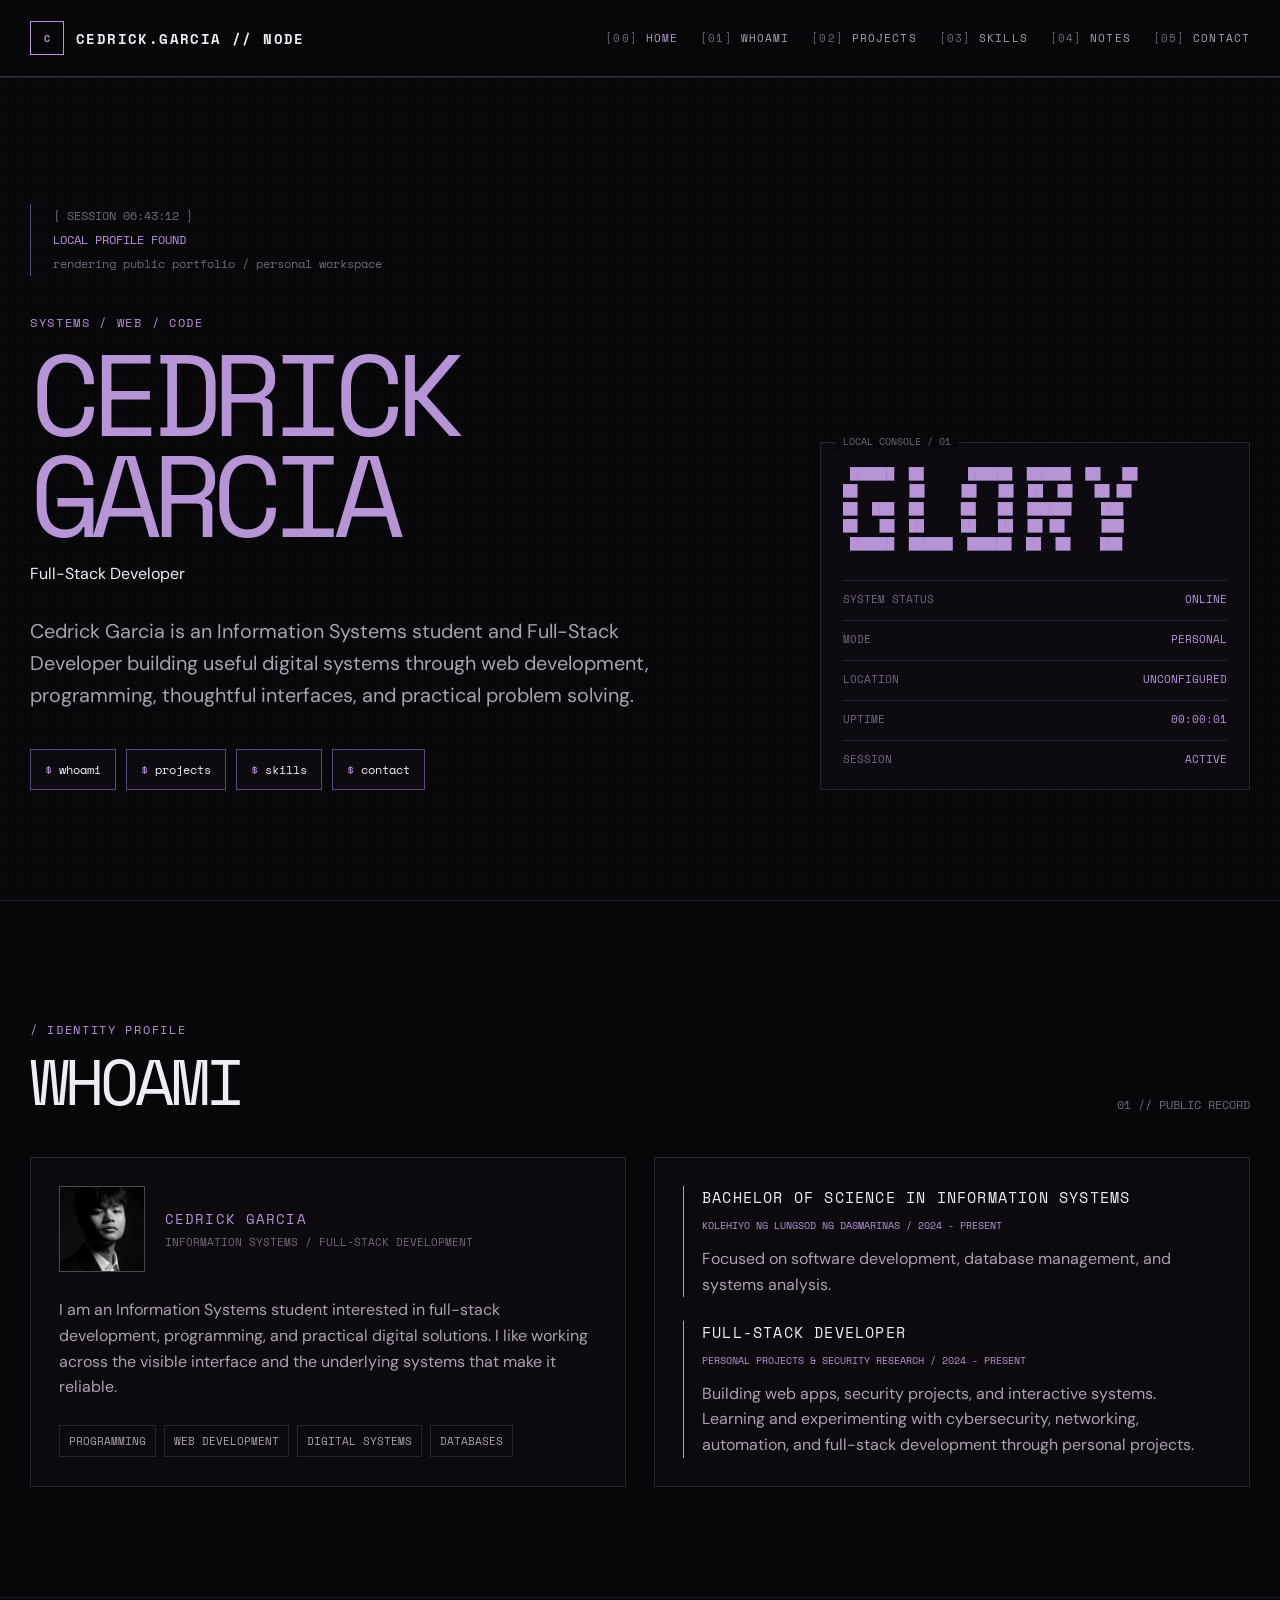
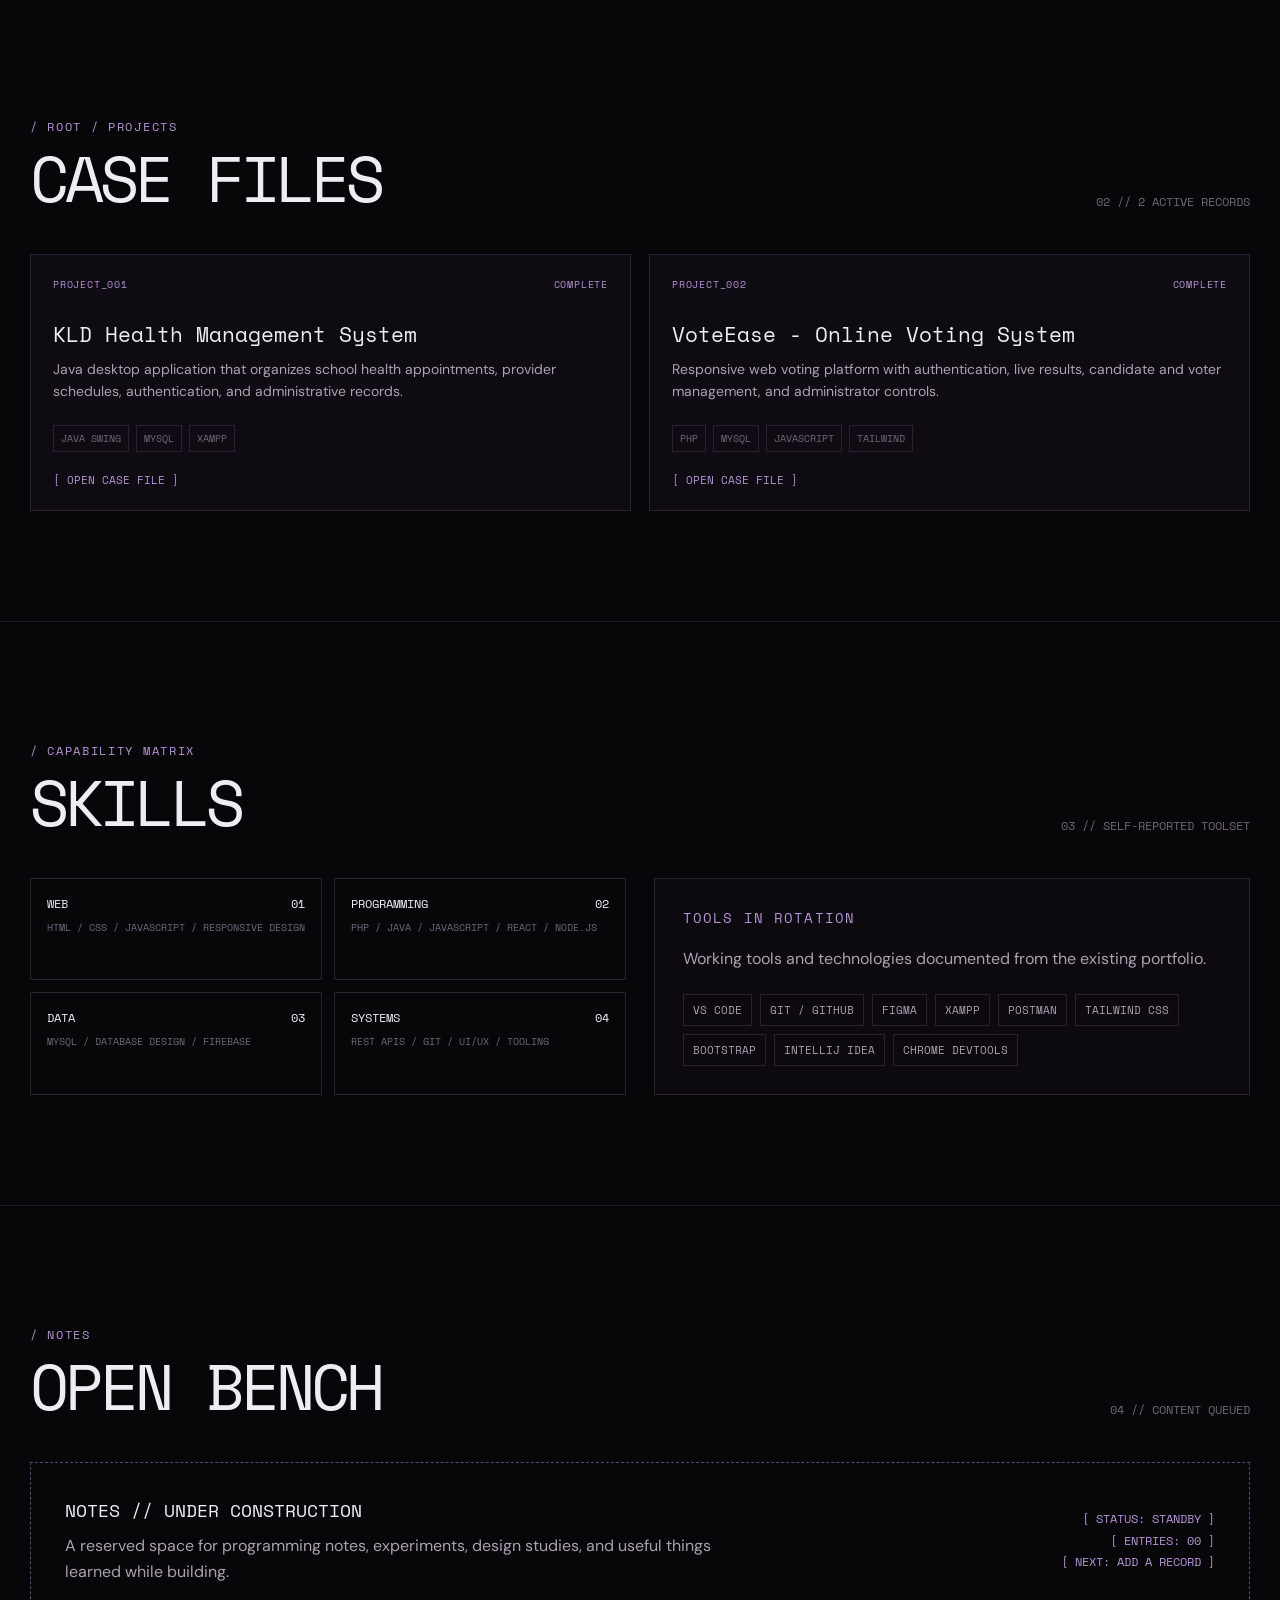
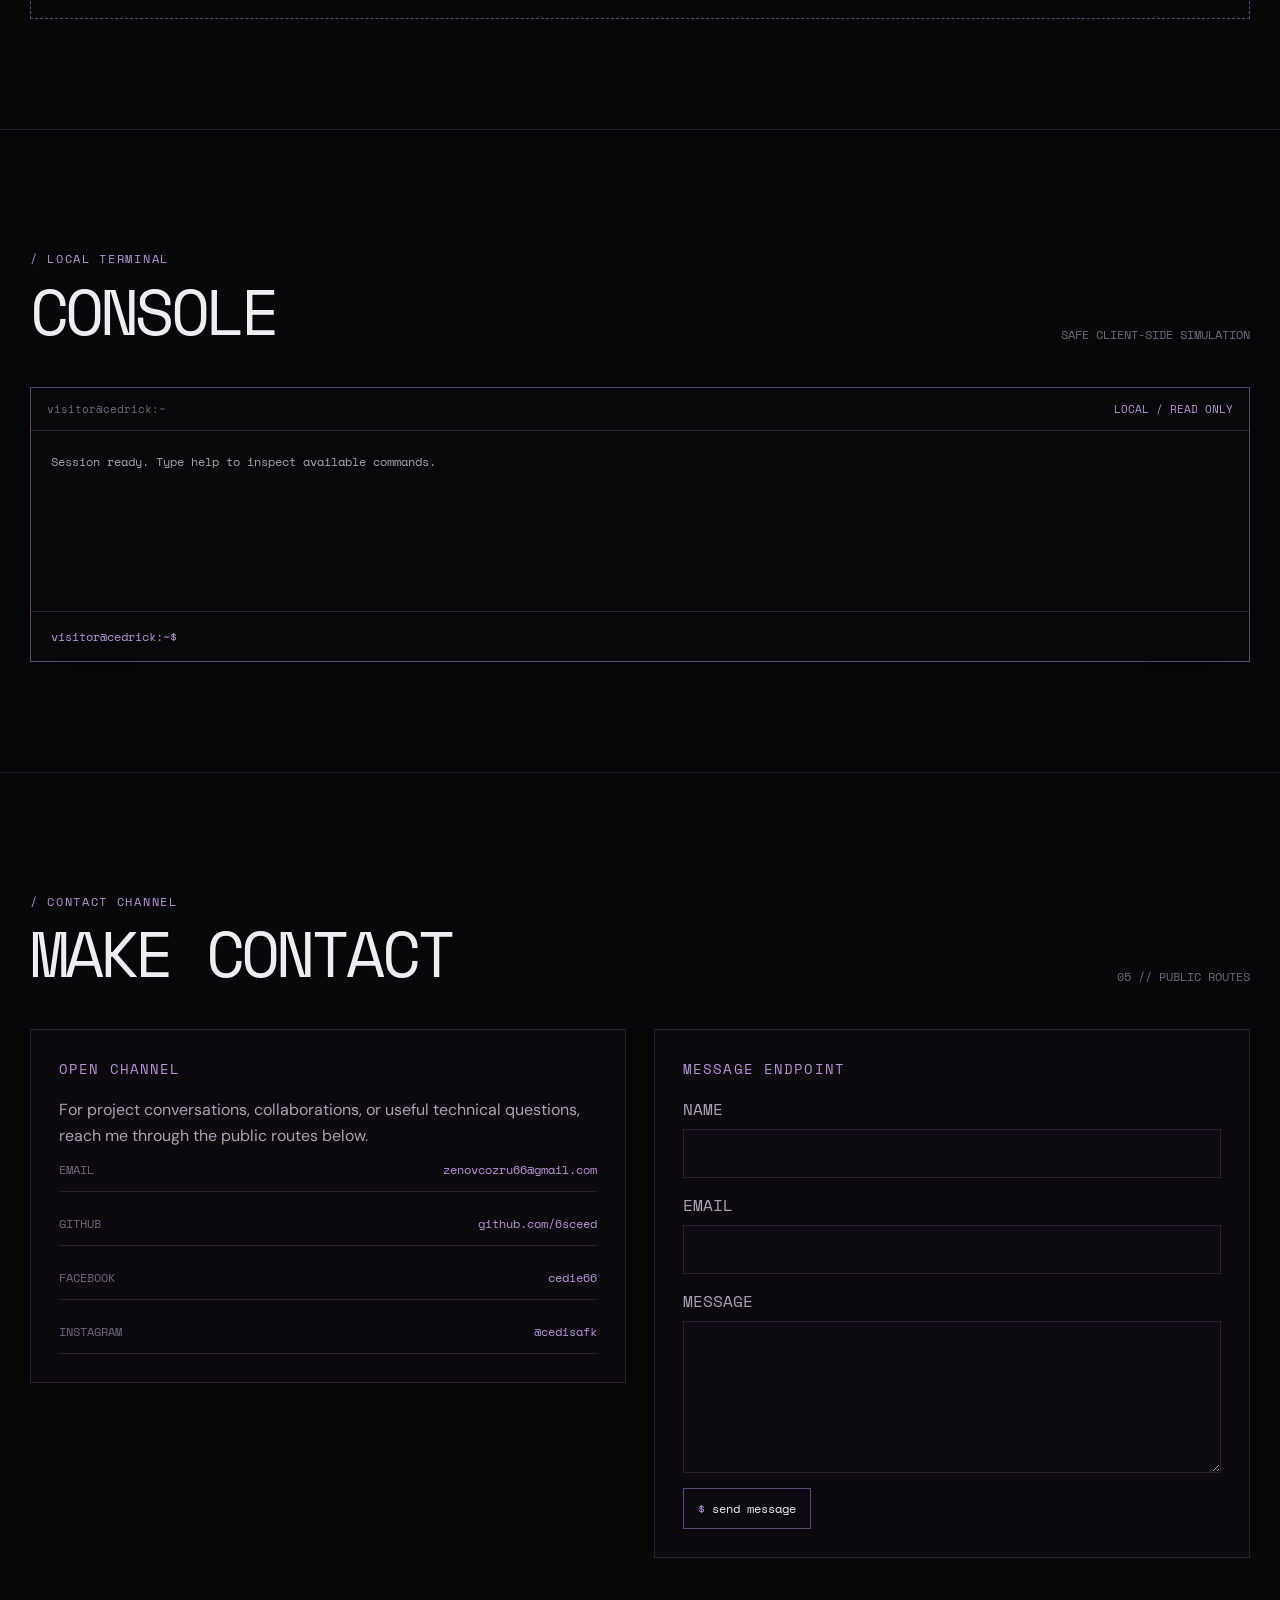
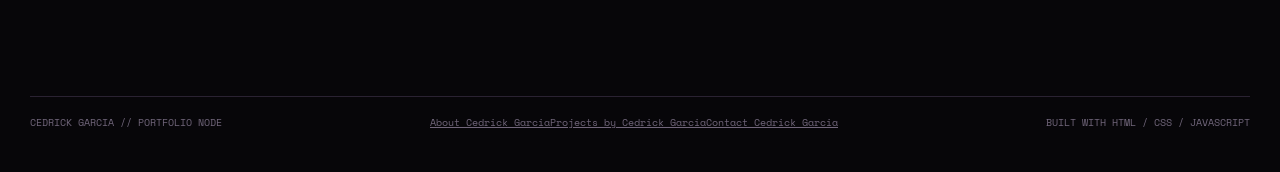
<file: index.html>
<!doctype html>
<html lang="en">
<head>
  <meta charset="utf-8">
  <meta name="viewport" content="width=device-width, initial-scale=1">
  <title>Cedrick Garcia | Full-Stack Developer</title>
  <meta name="description" content="Cedrick Garcia is a Full-Stack Developer focused on web development, programming, and practical technology projects.">
  <link rel="canonical" href="https://6sceed.github.io/cgweb/">
  <meta property="og:site_name" content="Cedrick Garcia Portfolio">
  <meta property="og:title" content="Cedrick Garcia | Full-Stack Developer">
  <meta property="og:description" content="The personal portfolio of Cedrick Garcia, a Full-Stack Developer focused on web development, programming, and technology.">
  <meta property="og:type" content="website">
  <meta property="og:url" content="https://6sceed.github.io/cgweb/">
  <meta property="og:image" content="https://6sceed.github.io/cgweb/images/myface.jpg">
  <meta property="og:image:alt" content="Portrait of Cedrick Garcia">
  <meta name="twitter:card" content="summary_large_image">
  <meta name="twitter:title" content="Cedrick Garcia | Full-Stack Developer">
  <meta name="twitter:description" content="The personal portfolio of Cedrick Garcia, a Full-Stack Developer focused on web development, programming, and technology.">
  <meta name="twitter:image" content="https://6sceed.github.io/cgweb/images/myface.jpg">
  <meta name="twitter:image:alt" content="Portrait of Cedrick Garcia">
  <link rel="preconnect" href="https://fonts.googleapis.com">
  <link rel="preconnect" href="https://fonts.gstatic.com" crossorigin>
  <link href="https://fonts.googleapis.com/css2?family=DM+Sans:wght@400;500;700&family=Space+Mono:wght@400;700&display=swap" rel="stylesheet">
  <link rel="stylesheet" href="style.css">
  <script type="application/ld+json">
  {
    "@context": "https://schema.org",
    "@graph": [
      {"@type":"Person","@id":"https://6sceed.github.io/cgweb/#person","name":"Cedrick Garcia","jobTitle":"Full-Stack Developer","url":"https://6sceed.github.io/cgweb/","sameAs":["https://github.com/6sceed","https://www.facebook.com/cedie66?mibextid=ZbWKwL","https://www.instagram.com/cedisafk/profilecard/?igsh=MWdxOHByZDRiMTIzYQ=="]},
      {"@type":"WebSite","@id":"https://6sceed.github.io/cgweb/#website","name":"Cedrick Garcia Portfolio","url":"https://6sceed.github.io/cgweb/","inLanguage":"en"},
      {"@type":"WebPage","name":"Cedrick Garcia | Full-Stack Developer","url":"https://6sceed.github.io/cgweb/","isPartOf":{"@id":"https://6sceed.github.io/cgweb/#website"},"about":{"@id":"https://6sceed.github.io/cgweb/#person"}}
    ]
  }
  </script>
</head>
<body>
<div class="site-shell">
  <header class="topbar">
    <div class="wrap topbar-inner">
      <a class="brand" href="#home" aria-label="Cedrick Garcia home"><span class="brand-mark">C</span><span class="brand-label">CEDRICK.GARCIA // NODE</span></a>
      <button class="menu-toggle mono" id="menuToggle" aria-expanded="false" aria-controls="siteNav">MENU</button>
      <nav class="nav" id="siteNav" aria-label="Primary navigation">
        <a href="#home"><span>[00]</span> HOME</a>
        <a href="#whoami"><span>[01]</span> WHOAMI</a>
        <a href="#projects"><span>[02]</span> PROJECTS</a>
        <a href="#skills"><span>[03]</span> SKILLS</a>
        <a href="#lab"><span>[04]</span> NOTES</a>
        <a href="#contact"><span>[05]</span> CONTACT</a>
      </nav>
    </div>
  </header>

  <main>
    <section class="hero" id="home">
      <div class="wrap hero-grid">
        <div>
          <div class="boot">[ SESSION 06:43:12 ]<br><strong>LOCAL PROFILE FOUND</strong><br>rendering public portfolio / personal workspace</div>
          <p class="eyebrow">SYSTEMS / WEB / CODE</p>
          <h1><span id="person">Cedrick Garcia</span></h1>
          <p class="hero-role">Full-Stack Developer</p>
          <p class="hero-lede">Cedrick Garcia is an Information Systems student and Full-Stack Developer building useful digital systems through web development, programming, thoughtful interfaces, and practical problem solving.</p>
          <div class="command-bar" aria-label="Terminal shortcuts">
            <button class="command" data-command="whoami">whoami</button>
            <button class="command" data-command="projects">projects</button>
            <button class="command" data-command="skills">skills</button>
            <button class="command" data-command="contact">contact</button>
          </div>
        </div>
        <aside class="hero-aside" aria-label="Decorative system status">
          <div class="ascii"> ██████  ██      ██████  ██████  ██   ██
██       ██     ██   ██  ██  ██   ██ ██
██  ███  ██     ██   ██  ██████    ███
██   ██  ██     ██   ██  ██ ██     ███
 ██████  ██████  ██████  ██  ██    ███</div>
          <div class="status-list">
            <div class="status-row"><span>SYSTEM STATUS</span><span>ONLINE</span></div>
            <div class="status-row"><span>MODE</span><span>PERSONAL</span></div>
            <div class="status-row"><span>LOCATION</span><span>UNCONFIGURED</span></div>
            <div class="status-row"><span>UPTIME</span><span id="uptime">00:00:00</span></div>
            <div class="status-row"><span>SESSION</span><span>ACTIVE</span></div>
          </div>
        </aside>
      </div>
    </section>

    <section id="whoami">
      <div class="wrap">
        <div class="section-head"><div><p class="section-kicker">/ identity profile</p><h2>Whoami</h2></div><span class="section-number">01 // PUBLIC RECORD</span></div>
        <div class="identity-grid">
          <article class="panel">
            <div class="profile-row"><img src="images/myface.jpg" alt="Portrait of Cedrick Garcia"><div><h3>CEDRICK GARCIA</h3><p>INFORMATION SYSTEMS / FULL-STACK DEVELOPMENT</p></div></div>
            <p>I am an Information Systems student interested in full-stack development, programming, and practical digital solutions. I like working across the visible interface and the underlying systems that make it reliable.</p>
            <div class="interests"><span class="tag">PROGRAMMING</span><span class="tag">WEB DEVELOPMENT</span><span class="tag">DIGITAL SYSTEMS</span><span class="tag">DATABASES</span></div>
          </article>
          <article class="panel timeline">
            <div class="timeline-item"><h3>Bachelor of Science in Information Systems</h3><span class="time">KOLEHIYO NG LUNGSOD NG DASMARINAS / 2024 - PRESENT</span><p class="muted">Focused on software development, database management, and systems analysis.</p></div>
            <div class="timeline-item"><h3>Full-Stack Developer</h3><span class="time">PERSONAL PROJECTS &amp; SECURITY RESEARCH / 2024 - PRESENT</span><p class="muted">Building web apps, security projects, and interactive systems. Learning and experimenting with cybersecurity, networking, automation, and full-stack development through personal projects.</p></div>
          </article>
        </div>
      </div>
    </section>

    <section id="projects">
      <div class="wrap">
        <div class="section-head"><div><p class="section-kicker">/ root / projects</p><h2>Case Files</h2></div><span class="section-number">02 // 2 ACTIVE RECORDS</span></div>
        <div class="projects-grid">
          <article class="project-card" data-project="health" tabindex="0" role="button" aria-label="Open KLD Health Management System case file"><div class="project-body"><div class="project-meta"><span>PROJECT_001</span><span>COMPLETE</span></div><h3>KLD Health Management System</h3><p>Java desktop application that organizes school health appointments, provider schedules, authentication, and administrative records.</p><div class="project-stack"><span>JAVA SWING</span><span>MYSQL</span><span>XAMPP</span></div><span class="card-action">[ OPEN CASE FILE ]</span></div></article>
          <article class="project-card" data-project="vote" tabindex="0" role="button" aria-label="Open VoteEase case file"><div class="project-body"><div class="project-meta"><span>PROJECT_002</span><span>COMPLETE</span></div><h3>VoteEase - Online Voting System</h3><p>Responsive web voting platform with authentication, live results, candidate and voter management, and administrator controls.</p><div class="project-stack"><span>PHP</span><span>MYSQL</span><span>JAVASCRIPT</span><span>TAILWIND</span></div><span class="card-action">[ OPEN CASE FILE ]</span></div></article>
        </div>
      </div>
    </section>

    <section id="skills">
      <div class="wrap">
        <div class="section-head"><div><p class="section-kicker">/ capability matrix</p><h2>Skills</h2></div><span class="section-number">03 // SELF-REPORTED TOOLSET</span></div>
        <div class="identity-grid">
          <div class="capability-grid">
            <div class="capability"><div class="capability-head"><span>WEB</span><span>01</span></div><small>HTML / CSS / JAVASCRIPT / RESPONSIVE DESIGN</small></div>
            <div class="capability"><div class="capability-head"><span>PROGRAMMING</span><span>02</span></div><small>PHP / JAVA / JAVASCRIPT / REACT / NODE.JS</small></div>
            <div class="capability"><div class="capability-head"><span>DATA</span><span>03</span></div><small>MYSQL / DATABASE DESIGN / FIREBASE</small></div>
            <div class="capability"><div class="capability-head"><span>SYSTEMS</span><span>04</span></div><small>REST APIS / GIT / UI/UX / TOOLING</small></div>
          </div>
          <article class="panel"><h3>Tools in rotation</h3><p>Working tools and technologies documented from the existing portfolio.</p><div class="tool-list"><span class="tag">VS CODE</span><span class="tag">GIT / GITHUB</span><span class="tag">FIGMA</span><span class="tag">XAMPP</span><span class="tag">POSTMAN</span><span class="tag">TAILWIND CSS</span><span class="tag">BOOTSTRAP</span><span class="tag">INTELLIJ IDEA</span><span class="tag">CHROME DEVTOOLS</span></div></article>
        </div>
      </div>
    </section>

    <section id="lab">
      <div class="wrap">
        <div class="section-head"><div><p class="section-kicker">/ notes</p><h2>Open Bench</h2></div><span class="section-number">04 // CONTENT QUEUED</span></div>
        <div class="lab-panel"><div><h3>NOTES // UNDER CONSTRUCTION</h3><p>A reserved space for programming notes, experiments, design studies, and useful things learned while building.</p></div><div class="lab-code">[ STATUS: STANDBY ]<br>[ ENTRIES: 00 ]<br>[ NEXT: ADD A RECORD ]</div></div>
      </div>
    </section>

    <section id="terminal-section">
      <div class="wrap">
        <div class="section-head"><div><p class="section-kicker">/ local terminal</p><h2>Console</h2></div><span class="section-number">SAFE CLIENT-SIDE SIMULATION</span></div>
        <div class="terminal"><div class="terminal-head"><span>visitor@cedrick:~</span><span>LOCAL / READ ONLY</span></div><div class="terminal-output" id="terminalOutput"><p class="terminal-line">Session ready. Type help to inspect available commands.</p></div><form class="terminal-form" id="terminalForm"><label for="terminalInput">visitor@cedrick:~$</label><input id="terminalInput" autocomplete="off" spellcheck="false" aria-label="Terminal command"></form></div>
      </div>
    </section>

    <section id="contact">
      <div class="wrap">
        <div class="section-head"><div><p class="section-kicker">/ contact channel</p><h2>Make Contact</h2></div><span class="section-number">05 // PUBLIC ROUTES</span></div>
        <div class="contact-grid"><article class="panel"><h3>Open channel</h3><p>For project conversations, collaborations, or useful technical questions, reach me through the public routes below.</p><div class="contact-links"><a class="contact-link" href="mailto:zenovcozru66@gmail.com"><span>EMAIL</span><span>zenovcozru66@gmail.com</span></a><a class="contact-link" href="https://github.com/6sceed" target="_blank" rel="noreferrer"><span>GITHUB</span><span>github.com/6sceed</span></a><a class="contact-link" href="https://www.facebook.com/cedie66?mibextid=ZbWKwL" target="_blank" rel="noreferrer"><span>FACEBOOK</span><span>cedie66</span></a><a class="contact-link" href="https://www.instagram.com/cedisafk/profilecard/?igsh=MWdxOHByZDRiMTIzYQ==" target="_blank" rel="noreferrer"><span>INSTAGRAM</span><span>@cedisafk</span></a></div></article><article class="panel"><h3>Message endpoint</h3><form action="https://api.web3forms.com/submit" method="POST"><input type="hidden" name="access_key" value="f903f37c-af56-447c-aba0-42763bd612c5"><label class="mono muted" for="name">NAME</label><input id="name" name="name" required style="display:block;width:100%;margin:6px 0 15px;padding:11px;background:#070908;border:1px solid #26332d;color:#e7eee9"><label class="mono muted" for="email">EMAIL</label><input id="email" type="email" name="email" required style="display:block;width:100%;margin:6px 0 15px;padding:11px;background:#070908;border:1px solid #26332d;color:#e7eee9"><label class="mono muted" for="message">MESSAGE</label><textarea id="message" name="message" required rows="5" style="display:block;width:100%;margin:6px 0 15px;padding:11px;background:#070908;border:1px solid #26332d;color:#e7eee9;resize:vertical"></textarea><button class="command" type="submit">send message</button></form></article></div>
      </div>
    </section>
  </main>
  <footer class="footer"><div class="wrap footer-inner"><span>CEDRICK GARCIA // PORTFOLIO NODE</span><nav aria-label="Portfolio pages"><a href="about/">About Cedrick Garcia</a><a href="projects/">Projects by Cedrick Garcia</a><a href="contact/">Contact Cedrick Garcia</a></nav><span>BUILT WITH HTML / CSS / JAVASCRIPT</span></div></footer>
</div>

<div class="modal" id="projectModal" aria-hidden="true"><div class="modal-card" role="dialog" aria-modal="true" aria-labelledby="modalTitle"><div class="modal-top"><h2 id="modalTitle">Case file</h2><button class="modal-close" type="button" aria-label="Close case file">CLOSE</button></div><div id="modalContent"></div></div></div>
<script src="app.js"></script>
</body>
</html>
</file>
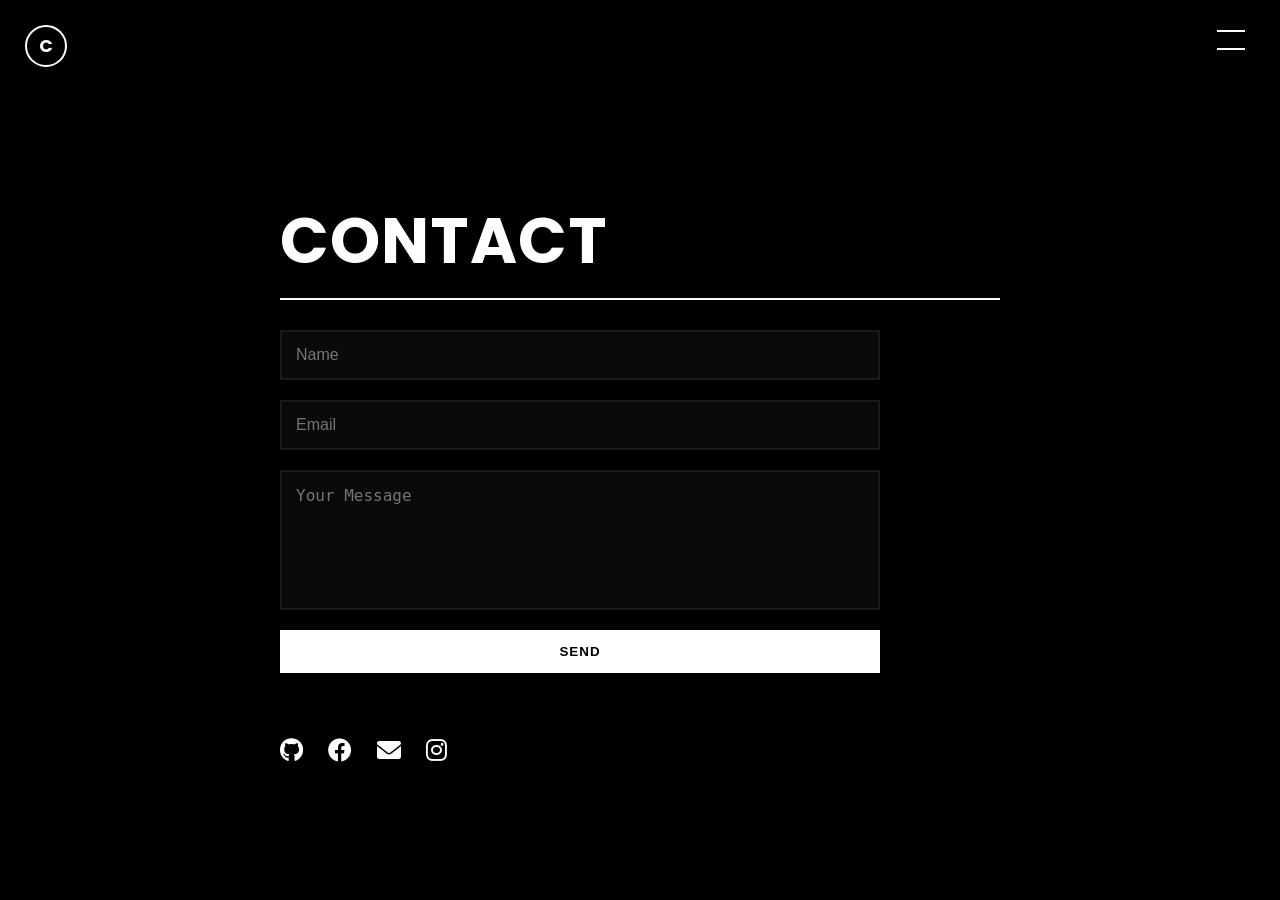
<file: contact/index.html>
<!DOCTYPE html>
<html lang="en">
<head>
  <meta charset="UTF-8" />
  <meta name="viewport" content="width=device-width, initial-scale=1.0"/>
  <title>Contact Cedrick Garcia | Full-Stack Developer</title>
  <meta name="description" content="Contact Cedrick Garcia, a Full-Stack Developer interested in web development, programming, and technology projects.">
  <link rel="canonical" href="https://6sceed.github.io/cgweb/contact/">
  <meta property="og:title" content="Contact Cedrick Garcia | Full-Stack Developer">
  <meta property="og:description" content="Contact Cedrick Garcia, a Full-Stack Developer interested in web development, programming, and technology projects.">
  <meta property="og:type" content="website">
  <meta property="og:url" content="https://6sceed.github.io/cgweb/contact/">
  <meta name="twitter:card" content="summary">
  <meta name="twitter:title" content="Contact Cedrick Garcia | Full-Stack Developer">
  <meta name="twitter:description" content="Contact Cedrick Garcia, a Full-Stack Developer interested in web development, programming, and technology projects.">

  <link href="https://fonts.googleapis.com/css2?family=Poppins:wght@400;600;700&display=swap" rel="stylesheet">
  <link href="https://cdnjs.cloudflare.com/ajax/libs/font-awesome/6.0.0-beta3/css/all.min.css" rel="stylesheet">

  <style>
    * { margin: 0; padding: 0; box-sizing: border-box; }

    body {
      font-family: 'Poppins', sans-serif;
       background: black;
      color: #fff;
      display: flex;
      flex-direction: column;
      align-items: center;
      justify-content: center;
      min-height: 100vh;
      overflow: hidden;
    }

    /* --- C Logo (original style) --- */
    .logo {
      position: fixed;
      top: 25px;
      left: 25px;
      width: 42px;
      height: 42px;
      border-radius: 50%;
      border: 2px solid white;
      background: rgba(0, 0, 0, 0.4);
      display: flex;
      align-items: center;
      justify-content: center;
      font-weight: 700;
      font-size: 1.1rem;
      cursor: pointer;
      z-index: 10;
      transition: transform 0.3s ease, box-shadow 0.3s ease;
      backdrop-filter: blur(4px);
    }

    .logo:hover {
      transform: scale(1.1);
      box-shadow: 0 0 10px rgba(255, 255, 255, 0.2);
    }

    /* --- Menu Icon --- */
    .menu-btn {
      position: fixed;
      top: 30px;
      right: 35px;
      width: 28px;
      height: 20px;
      cursor: pointer;
      z-index: 10;
      display: flex;
      flex-direction: column;
      justify-content: space-between;
      transition: transform 0.3s ease;
    }

    .menu-btn:hover {
      transform: scale(1.05);
    }

    .menu-line {
      width: 100%;
      height: 2px;
      background-color: white;
      transition: all 0.3s ease;
    }

    .menu-btn:hover .menu-line {
      transform: translateX(3px);
      background-color: #bbb;
    }

    /* --- Contact Section --- */
    main {
      width: 100%;
      max-width: 800px;
      text-align: left;
      padding: 0 40px;
      margin-top: 60px;
      animation: fadeInUp 0.8s ease-out;
    }

    @keyframes fadeInUp {
      from { opacity: 0; transform: translateY(40px); }
      to { opacity: 1; transform: translateY(0); }
    }

    h2 {
      font-size: 4rem;
      font-weight: 700;
      text-transform: uppercase;
      border-bottom: 2px solid #fff;
      padding-bottom: 10px;
      margin-bottom: 30px;
      letter-spacing: 1px;
    }

    p.intro {
      font-size: 1.1rem;
      color: #aaa;
      margin-bottom: 50px;
      max-width: 600px;
    }

    .contact-form {
      display: flex;
      flex-direction: column;
      gap: 20px;
      max-width: 600px;
    }

    .contact-form input,
    .contact-form textarea {
      background: #0a0a0a;
      border: 2px solid #1a1a1a;
      color: #fff;
      padding: 14px;
      font-size: 1rem;
      transition: border-color 0.3s ease;
    }

    .contact-form input:focus,
    .contact-form textarea:focus {
      border-color: #fff;
      outline: none;
    }

    .contact-form textarea {
      resize: none;
      height: 140px;
    }

    .contact-form button {
      background: #fff;
      color: #000;
      border: none;
      padding: 14px;
      font-weight: 600;
      text-transform: uppercase;
      letter-spacing: 1px;
      cursor: pointer;
      transition: transform 0.2s ease, background 0.3s ease;
    }

    .contact-form button:hover {
      background: #e5e5e5;
      transform: translateY(-2px);
    }

    #formMessage {
      margin-top: 15px;
      color: #999;
      opacity: 0;
      transition: opacity 0.4s ease;
    }

    #formMessage.show {
      opacity: 1;
    }

    .social-icons {
      margin-top: 60px;
      display: flex;
      justify-content: flex-start;
      gap: 25px;
    }

    .social-icons a {
      color: #fff;
      font-size: 24px;
      transition: opacity 0.3s ease;
    }

    .social-icons a:hover {
      opacity: 0.7;
    }

    /* --- Responsive --- */
    @media (max-width: 768px) {
      main {
        padding: 0 25px;
      }

      h2 {
        font-size: 2.8rem;
      }

      .contact-form button {
        font-size: 0.95rem;
      }
    }
  </style>
</head>

<body>
  <!-- C Logo (original circle) -->
  <div class="logo" onclick="window.location.href='../'" role="link" tabindex="0" aria-label="Cedrick Garcia home">C</div>

  <!-- Menu Icon -->
  <div class="menu-btn" onclick="window.location.href='../'" role="link" tabindex="0" aria-label="Cedrick Garcia home">
    <div class="menu-line"></div>
    <div class="menu-line"></div>
  </div>

  <!-- Contact Section -->
  <main>
    <h2>Contact</h2>

    <form id="contactForm" class="contact-form">
      <input type="hidden" name="access_key" value="f903f37c-af56-447c-aba0-42763bd612c5">
      <input type="text" name="name" placeholder="Name" required>
      <input type="email" name="email" placeholder="Email" required>
      <textarea name="message" placeholder="Your Message" required></textarea>
      <button type="submit"><span>Send</span></button>
    </form>

    <p id="formMessage"></p>

    <div class="social-icons">
      <a href="https://github.com/6sceed" target="_blank" title="GitHub"><i class="fab fa-github"></i></a>
      <a href="https://www.facebook.com/cedie66?mibextid=ZbWKwL" target="_blank" title="Facebook"><i class="fab fa-facebook"></i></a>
      <a href="mailto:zenovcozru66@gmail.com" title="Gmail"><i class="fas fa-envelope"></i></a>
      <a href="https://www.instagram.com/cedisafk/profilecard/?igsh=MWdxOHByZDRiMTIzYQ==" target="_blank" title="Instagram"><i class="fab fa-instagram"></i></a>
    </div>
  </main>

  <script>
    const form = document.getElementById('contactForm');
    const message = document.getElementById('formMessage');
    const button = form.querySelector('button');
    const buttonText = button.querySelector('span');

    form.addEventListener('submit', async (e) => {
      e.preventDefault();
      const formData = new FormData(form);

      button.disabled = true;
      buttonText.textContent = "Sending...";
      message.textContent = "";
      message.classList.remove('show');

      try {
        const response = await fetch('https://api.web3forms.com/submit', {
          method: 'POST',
          body: formData
        });

        const result = await response.json();

        if (response.ok && result.success) {
          message.textContent = "✅ Message sent successfully!";
          form.reset();
        } else {
          message.textContent = "⚠️ Something went wrong. Try again.";
        }
      } catch (error) {
        message.textContent = "❌ Network error. Please check your connection.";
        console.error(error);
      } finally {
        message.classList.add('show');
        button.disabled = false;
        buttonText.textContent = "Send";
        setTimeout(() => message.classList.remove('show'), 5000);
      }
    });
  </script>
</body>
</html>
</file>
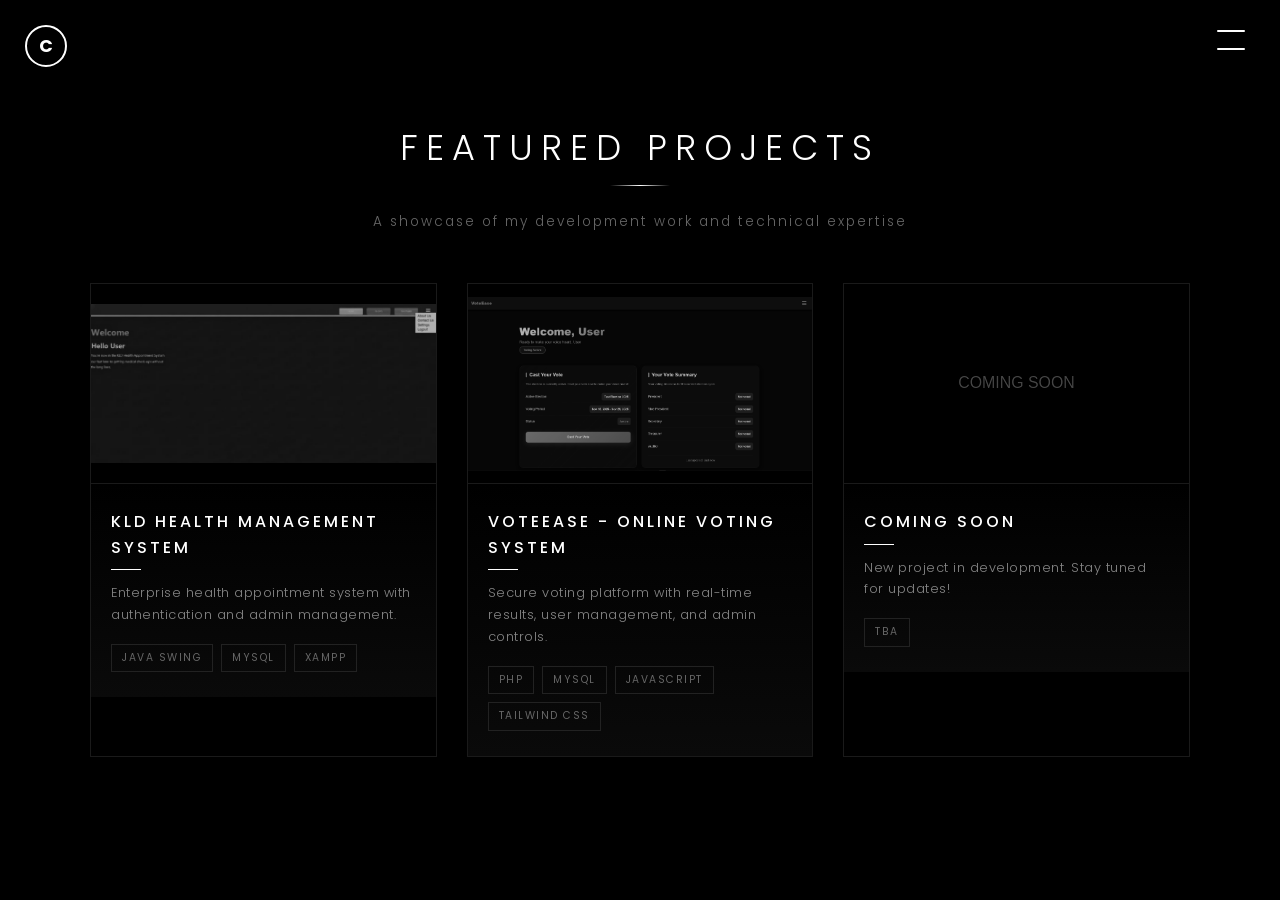
<file: projects/index.html>
<!DOCTYPE html>
<html lang="en">
<head>
  <meta charset="UTF-8" />
  <meta name="viewport" content="width=device-width, initial-scale=1.0" />
  <title>Projects by Cedrick Garcia | Full-Stack Developer</title>
  <meta name="description" content="Explore web development and programming projects by Cedrick Garcia, including health management and online voting systems.">
  <link rel="canonical" href="https://6sceed.github.io/cgweb/projects/">
  <meta property="og:title" content="Projects by Cedrick Garcia | Full-Stack Developer">
  <meta property="og:description" content="Explore web development and programming projects by Cedrick Garcia, including health management and online voting systems.">
  <meta property="og:type" content="website">
  <meta property="og:url" content="https://6sceed.github.io/cgweb/projects/">
  <meta name="twitter:card" content="summary">
  <meta name="twitter:title" content="Projects by Cedrick Garcia | Full-Stack Developer">
  <meta name="twitter:description" content="Explore web development and programming projects by Cedrick Garcia, including health management and online voting systems.">

  <link href="https://fonts.googleapis.com/css2?family=Poppins:wght@300;500;700&display=swap" rel="stylesheet" />
  <link href="https://cdnjs.cloudflare.com/ajax/libs/font-awesome/6.5.0/css/all.min.css" rel="stylesheet" />

  <style>
    * {
      margin: 0;
      padding: 0;
      box-sizing: border-box;
    }

    body {
      font-family: "Poppins", sans-serif;
      background: black;
      color: #fff;
      line-height: 1.6;
      overflow-x: hidden;
      min-height: 100vh;
      padding-top: 120px;
    }

    /* --- Logo --- */
    .logo {
      position: fixed;
      top: 25px;
      left: 25px;
      width: 42px;
      height: 42px;
      border-radius: 50%;
      border: 2px solid white;
      background: rgba(0,0,0,0.4);
      display: flex;
      align-items: center;
      justify-content: center;
      font-weight: 700;
      font-size: 1.1rem;
      cursor: pointer;
      z-index: 10;
      transition: transform 0.3s ease, box-shadow 0.3s ease;
      backdrop-filter: blur(4px);
    }

    .logo:hover {
      transform: scale(1.1);
      box-shadow: 0 0 15px rgba(255, 255, 255, 0.4);
    }

    /* --- Menu Icon --- */
    .menu-btn {
      position: fixed;
      top: 30px;
      right: 35px;
      width: 28px;
      height: 20px;
      cursor: pointer;
      z-index: 10;
      display: flex;
      flex-direction: column;
      justify-content: space-between;
      transition: transform 0.3s ease;
    }

    .menu-btn:hover {
      transform: scale(1.05);
    }

    .menu-line {
      width: 100%;
      height: 2px;
      background-color: white;
      border-radius: 2px;
      transition: all 0.25s cubic-bezier(0.4, 0, 0.2, 1);
    }

    .menu-btn:hover .menu-line {
      transform: translateX(3px);
      background-color: #ccc;
    }

    /* --- Main Projects --- */
    main {
      padding: 0 30px 60px;
    }

    .section-header {
      text-align: center;
      margin-bottom: 50px;
      position: relative;
    }

    .section-header h1 {
      font-size: 2.2rem;
      font-weight: 300;
      letter-spacing: 8px;
      margin-bottom: 15px;
      color: #fff;
      text-transform: uppercase;
      position: relative;
      display: inline-block;
    }

    .section-header h1::after {
      content: '';
      position: absolute;
      bottom: -10px;
      left: 50%;
      transform: translateX(-50%);
      width: 60px;
      height: 1px;
      background: linear-gradient(90deg, transparent, #fff, transparent);
    }

    .section-header p {
      font-size: 0.85rem;
      color: #666;
      font-weight: 300;
      letter-spacing: 2px;
      margin-top: 20px;
    }

    .project-container {
      display: grid;
      grid-template-columns: repeat(auto-fit, minmax(260px, 1fr));
      gap: 30px;
      max-width: 1100px;
      margin: 0 auto;
    }

    .project-card {
      background: #000;
      border: 1px solid #1a1a1a;
      position: relative;
      cursor: pointer;
      transition: all 0.6s cubic-bezier(0.23, 1, 0.32, 1);
      overflow: hidden;
    }

    .project-card::before {
      content: '';
      position: absolute;
      top: 0;
      left: -100%;
      width: 100%;
      height: 100%;
      background: linear-gradient(90deg, transparent, rgba(255,255,255,0.03), transparent);
      transition: left 0.6s ease;
    }

    .project-card:hover::before {
      left: 100%;
    }

    .project-card::after {
      content: '';
      position: absolute;
      inset: 0;
      border: 1px solid transparent;
      background: linear-gradient(135deg, #fff 0%, transparent 50%, #fff 100%) border-box;
      -webkit-mask: linear-gradient(#fff 0 0) padding-box, linear-gradient(#fff 0 0);
      -webkit-mask-composite: xor;
      mask-composite: exclude;
      opacity: 0;
      transition: opacity 0.6s ease;
    }

    .project-card:hover::after {
      opacity: 0.4;
    }

    .project-card:hover {
      transform: translateY(-5px);
      border-color: #333;
    }

    .project-image-wrapper {
      position: relative;
      height: 200px;
      background: #000;
      overflow: hidden;
      border-bottom: 1px solid #1a1a1a;
      display: flex;
      align-items: center;
      justify-content: center;
    }

    .project-card img {
      max-width: 100%;
      max-height: 100%;
      width: auto;
      height: auto;
      object-fit: contain;
      transition: all 0.7s cubic-bezier(0.23, 1, 0.32, 1);
      filter: grayscale(100%) contrast(1.1);
      opacity: 0.7;
    }

    .project-card:hover img {
      filter: grayscale(0%) contrast(1);
      opacity: 1;
      transform: scale(1.05);
    }

    .project-content {
      padding: 25px 20px;
      background: linear-gradient(180deg, #000 0%, #0a0a0a 100%);
    }

    .project-content h3 {
      font-size: 1rem;
      font-weight: 500;
      letter-spacing: 3px;
      margin-bottom: 12px;
      color: #fff;
      text-transform: uppercase;
      position: relative;
      padding-bottom: 10px;
    }

    .project-content h3::after {
      content: '';
      position: absolute;
      bottom: 0;
      left: 0;
      width: 30px;
      height: 1px;
      background: #fff;
      transition: width 0.4s ease;
    }

    .project-card:hover .project-content h3::after {
      width: 60px;
    }

    .project-content p {
      font-size: 0.8rem;
      color: #888;
      margin-bottom: 18px;
      line-height: 1.7;
      font-weight: 300;
      letter-spacing: 0.5px;
    }

    .tech-stack {
      display: flex;
      flex-wrap: wrap;
      gap: 8px;
    }

    .tech-stack span {
      background: transparent;
      color: #666;
      font-size: 0.65rem;
      padding: 5px 10px;
      border: 1px solid #222;
      text-transform: uppercase;
      letter-spacing: 1.5px;
      font-weight: 400;
      transition: all 0.4s ease;
    }

    .tech-stack span:hover {
      background: #fff;
      color: #000;
      border-color: #fff;
      letter-spacing: 2px;
    }

    /* --- Modal --- */
    .modal {
      display: none;
      position: fixed;
      z-index: 20;
      left: 0;
      top: 0;
      width: 100%;
      height: 100%;
      background-color: rgba(0,0,0,0.95);
      backdrop-filter: blur(15px);
      justify-content: center;
      align-items: center;
      animation: modalFadeIn 0.5s ease;
    }

    .modal-content {
      background: #000;
      border: 1px solid #222;
      padding: 50px 40px;
      width: 90%;
      max-width: 600px;
      color: #fff;
      animation: modalSlideUp 0.6s cubic-bezier(0.23, 1, 0.32, 1);
      position: relative;
      box-shadow: 0 0 100px rgba(255,255,255,0.03);
    }

    .modal-content::before {
      content: '';
      position: absolute;
      top: 0;
      left: 0;
      right: 0;
      height: 1px;
      background: linear-gradient(90deg, transparent, #fff, transparent);
      opacity: 0.3;
    }

    .modal-header {
      display: flex;
      align-items: flex-start;
      justify-content: space-between;
      margin-bottom: 30px;
      padding-bottom: 25px;
      border-bottom: 1px solid #1a1a1a;
    }

    .modal-content h2 {
      font-size: 1.4rem;
      font-weight: 400;
      letter-spacing: 4px;
      color: #fff;
      margin: 0;
      text-transform: uppercase;
    }

    .modal-body {
      margin-bottom: 35px;
    }

    .modal-body p {
      color: #999;
      font-size: 0.9rem;
      line-height: 2;
      margin-bottom: 25px;
      font-weight: 300;
      letter-spacing: 0.5px;
    }

    .modal-tech {
      display: flex;
      flex-wrap: wrap;
      gap: 12px;
      margin-top: 25px;
    }

    .modal-tech span {
      background: transparent;
      color: #888;
      font-size: 0.7rem;
      padding: 8px 14px;
      border: 1px solid #222;
      text-transform: uppercase;
      letter-spacing: 2px;
      font-weight: 400;
      transition: all 0.4s ease;
    }

    .modal-tech span:hover {
      background: #fff;
      color: #000;
      border-color: #fff;
    }

    .modal-footer {
      display: flex;
      gap: 15px;
      justify-content: center;
      padding-top: 20px;
      border-top: 1px solid #1a1a1a;
    }

    .modal-footer a {
      padding: 14px 35px;
      background: transparent;
      color: #fff;
      font-weight: 400;
      text-decoration: none;
      border: 1px solid #fff;
      transition: all 0.4s ease;
      display: inline-flex;
      align-items: center;
      gap: 10px;
      font-size: 0.8rem;
      letter-spacing: 2px;
      text-transform: uppercase;
    }

    .modal-footer a:hover {
      background: #fff;
      color: #000;
      letter-spacing: 3px;
    }

    .close {
      cursor: pointer;
      font-size: 24px;
      font-weight: 200;
      color: #666;
      transition: all 0.3s ease;
      width: 30px;
      height: 30px;
      display: flex;
      align-items: center;
      justify-content: center;
      border: 1px solid #222;
    }

    .close:hover {
      color: #fff;
      border-color: #fff;
      transform: rotate(90deg);
    }

    @keyframes modalFadeIn {
      from {
        opacity: 0;
      }
      to {
        opacity: 1;
      }
    }

    @keyframes modalSlideUp {
      from {
        opacity: 0;
        transform: translateY(50px);
      }
      to {
        opacity: 1;
        transform: translateY(0);
      }
    }

    @media (max-width: 768px) {
      .modal-content {
        padding: 40px 30px;
      }

      .modal-content h2 {
        font-size: 1.1rem;
        letter-spacing: 3px;
      }

      .section-header h1 {
        font-size: 1.6rem;
        letter-spacing: 5px;
      }
    }
    </style>
  </head>
  
  <body>
    <!-- Logo -->
    <div class="logo" onclick="window.location.href='../'" role="link" tabindex="0" aria-label="Cedrick Garcia home">C</div>
  
    <!-- Menu Icon -->
    <div class="menu-btn" onclick="window.location.href='../'" role="link" tabindex="0" aria-label="Cedrick Garcia home">
      <div class="menu-line"></div>
      <div class="menu-line"></div>
    </div>
  
    <!-- Main Projects Section -->
  <main>
    <div class="section-header">
      <h1>Featured Projects</h1>
      <p>A showcase of my development work and technical expertise</p>
    </div>

    <div class="project-container">

      <div class="project-card" 
           data-title="KLD Health Management System" 
           data-description="A comprehensive health management system developed for our school to modernize the paper-based booking process. The system enables students to schedule appointments with psychologists, nurses, and other healthcare professionals. Features include secure authentication, user registration, appointment booking, and an admin panel for managing healthcare providers. Built collaboratively over one month as first-year students."
           data-link="https://github.com/6sceed/KLDHMS-V2"
           data-tech="Java,MySQL,XAMPP">
        <div class="project-image-wrapper">
          <img src="../images/project image/KLDMHS/homep.png" alt="KLD Health Management System appointment dashboard">
        </div>
        <div class="project-content">
          <h3>KLD Health Management System</h3>
          <p>Enterprise health appointment system with authentication and admin management.</p>
          <div class="tech-stack">
            <span>Java Swing</span>
            <span>MySQL</span>
            <span>XAMPP</span>
          </div>
        </div>
      </div>

      <div class="project-card" 
           data-title="VoteEase - Online Voting System" 
           data-description="A secure web-based voting platform with real-time results and comprehensive admin controls. Features include secure user authentication with email notifications, live voting dashboard, candidate and voter management, election configuration, and vote tracking. Built with password hashing, prepared statements, and input validation for security. Includes responsive design with smooth animations powered by Tailwind CSS and SweetAlert2."
           data-link="https://github.com/6sceed/VotingSystem"
           data-tech="PHP,MySQL,JavaScript,Tailwind CSS">
        <div class="project-image-wrapper">
          <img src="../images/project image/Votingsystem/dashboard.png" alt="VoteEase online voting dashboard">
        </div>
        <div class="project-content">
          <h3>VoteEase - Online Voting System</h3>
          <p>Secure voting platform with real-time results, user management, and admin controls.</p>
          <div class="tech-stack">
            <span>PHP</span>
            <span>MySQL</span>
            <span>JavaScript</span>
            <span>Tailwind CSS</span>
          </div>
        </div>
      </div>

      <div class="project-card" 
           data-title="Coming Soon" 
           data-description="Exciting new project currently in development. Stay tuned for updates!"
           data-link="#"
           data-tech="TBA">
        <div class="project-image-wrapper">
          <img src="data:image/svg+xml,%3Csvg xmlns='http://www.w3.org/2000/svg' width='400' height='300'%3E%3Crect width='400' height='300' fill='%23000'/%3E%3Ctext x='50%25' y='50%25' dominant-baseline='middle' text-anchor='middle' font-family='Arial' font-size='24' fill='%23666'%3ECOMING SOON%3C/text%3E%3C/svg%3E" alt="Coming Soon">
        </div>
        <div class="project-content">
          <h3>Coming Soon</h3>
          <p>New project in development. Stay tuned for updates!</p>
          <div class="tech-stack">
            <span>TBA</span>
          </div>
        </div>
      </div>

    </div>

    <!-- Popup Modal -->
    <div id="projectModal" class="modal">
      <div class="modal-content">
        <div class="modal-header">
          <h2 id="modalTitle"></h2>
          <span class="close">&times;</span>
        </div>
        <div class="modal-body">
          <p id="modalDescription"></p>
          <div class="modal-tech" id="modalTech"></div>
        </div>
        <div class="modal-footer">
          <a id="modalLink" href="#" target="_blank">
            <i class="fab fa-github"></i>
            View on GitHub
          </a>
        </div>
      </div>
    </div>
</main>
  <script>
    const cards = document.querySelectorAll('.project-card');
    const modal = document.getElementById('projectModal');
    const modalTitle = document.getElementById('modalTitle');
    const modalDescription = document.getElementById('modalDescription');
    const modalLink = document.getElementById('modalLink');
    const modalTech = document.getElementById('modalTech');
    const closeBtn = document.querySelector('.close');

    cards.forEach(card => {
      card.addEventListener('click', () => {
        modalTitle.textContent = card.dataset.title;
        modalDescription.textContent = card.dataset.description;
        modalLink.href = card.dataset.link;
        
        // Populate tech stack in modal
        modalTech.innerHTML = '';
        if (card.dataset.tech) {
          const techArray = card.dataset.tech.split(',');
          techArray.forEach(tech => {
            const span = document.createElement('span');
            span.textContent = tech.trim();
            modalTech.appendChild(span);
          });
        }
        
        modal.style.display = 'flex';
        document.body.style.overflow = 'hidden';
      });
    });

    closeBtn.addEventListener('click', () => {
      modal.style.display = 'none';
      document.body.style.overflow = 'auto';
    });

    window.addEventListener('click', (e) => {
      if (e.target === modal) {
        modal.style.display = 'none';
        document.body.style.overflow = 'auto';
      }
    });

    // Close modal on ESC key
    document.addEventListener('keydown', (e) => {
      if (e.key === 'Escape' && modal.style.display === 'flex') {
        modal.style.display = 'none';
        document.body.style.overflow = 'auto';
      }
    });
  </script>
  </script>
</body>
</html>
</file>
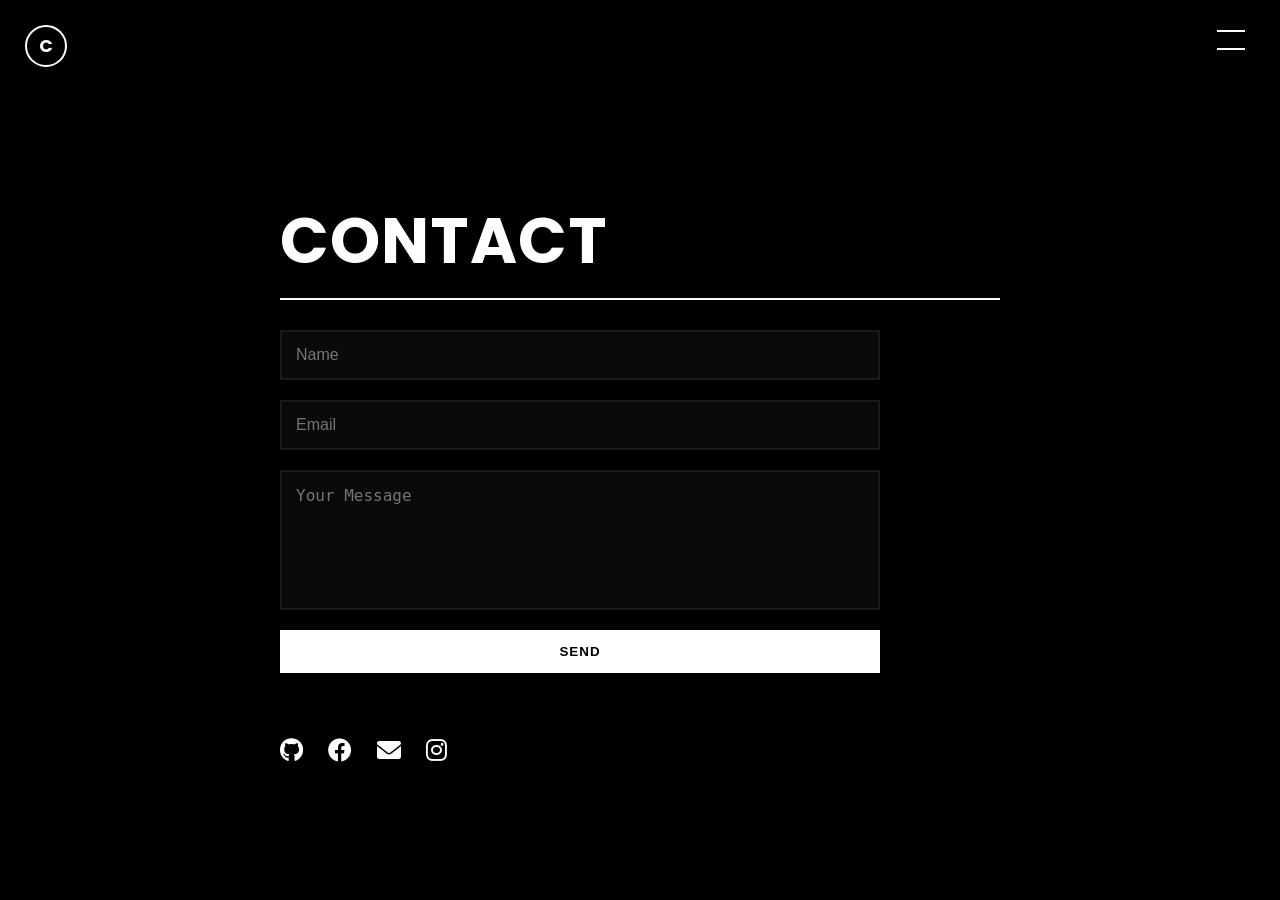
<file: contact.htm>
<!DOCTYPE html>
<html lang="en">
<head>
  <meta charset="UTF-8" />
  <meta name="viewport" content="width=device-width, initial-scale=1.0"/>
  <title>Contact Cedrick Garcia | Full-Stack Developer</title>
  <meta name="description" content="Contact Cedrick Garcia, a Full-Stack Developer interested in web development, programming, and technology projects.">
  <link rel="canonical" href="https://6sceed.github.io/cgweb/contact/">

  <link href="https://fonts.googleapis.com/css2?family=Poppins:wght@400;600;700&display=swap" rel="stylesheet">
  <link href="https://cdnjs.cloudflare.com/ajax/libs/font-awesome/6.0.0-beta3/css/all.min.css" rel="stylesheet">

  <style>
    * { margin: 0; padding: 0; box-sizing: border-box; }

    body {
      font-family: 'Poppins', sans-serif;
       background: black;
      color: #fff;
      display: flex;
      flex-direction: column;
      align-items: center;
      justify-content: center;
      min-height: 100vh;
      overflow: hidden;
    }

    /* --- C Logo (original style) --- */
    .logo {
      position: fixed;
      top: 25px;
      left: 25px;
      width: 42px;
      height: 42px;
      border-radius: 50%;
      border: 2px solid white;
      background: rgba(0, 0, 0, 0.4);
      display: flex;
      align-items: center;
      justify-content: center;
      font-weight: 700;
      font-size: 1.1rem;
      cursor: pointer;
      z-index: 10;
      transition: transform 0.3s ease, box-shadow 0.3s ease;
      backdrop-filter: blur(4px);
    }

    .logo:hover {
      transform: scale(1.1);
      box-shadow: 0 0 10px rgba(255, 255, 255, 0.2);
    }

    /* --- Menu Icon --- */
    .menu-btn {
      position: fixed;
      top: 30px;
      right: 35px;
      width: 28px;
      height: 20px;
      cursor: pointer;
      z-index: 10;
      display: flex;
      flex-direction: column;
      justify-content: space-between;
      transition: transform 0.3s ease;
    }

    .menu-btn:hover {
      transform: scale(1.05);
    }

    .menu-line {
      width: 100%;
      height: 2px;
      background-color: white;
      transition: all 0.3s ease;
    }

    .menu-btn:hover .menu-line {
      transform: translateX(3px);
      background-color: #bbb;
    }

    /* --- Contact Section --- */
    main {
      width: 100%;
      max-width: 800px;
      text-align: left;
      padding: 0 40px;
      margin-top: 60px;
      animation: fadeInUp 0.8s ease-out;
    }

    @keyframes fadeInUp {
      from { opacity: 0; transform: translateY(40px); }
      to { opacity: 1; transform: translateY(0); }
    }

    h2 {
      font-size: 4rem;
      font-weight: 700;
      text-transform: uppercase;
      border-bottom: 2px solid #fff;
      padding-bottom: 10px;
      margin-bottom: 30px;
      letter-spacing: 1px;
    }

    p.intro {
      font-size: 1.1rem;
      color: #aaa;
      margin-bottom: 50px;
      max-width: 600px;
    }

    .contact-form {
      display: flex;
      flex-direction: column;
      gap: 20px;
      max-width: 600px;
    }

    .contact-form input,
    .contact-form textarea {
      background: #0a0a0a;
      border: 2px solid #1a1a1a;
      color: #fff;
      padding: 14px;
      font-size: 1rem;
      transition: border-color 0.3s ease;
    }

    .contact-form input:focus,
    .contact-form textarea:focus {
      border-color: #fff;
      outline: none;
    }

    .contact-form textarea {
      resize: none;
      height: 140px;
    }

    .contact-form button {
      background: #fff;
      color: #000;
      border: none;
      padding: 14px;
      font-weight: 600;
      text-transform: uppercase;
      letter-spacing: 1px;
      cursor: pointer;
      transition: transform 0.2s ease, background 0.3s ease;
    }

    .contact-form button:hover {
      background: #e5e5e5;
      transform: translateY(-2px);
    }

    #formMessage {
      margin-top: 15px;
      color: #999;
      opacity: 0;
      transition: opacity 0.4s ease;
    }

    #formMessage.show {
      opacity: 1;
    }

    .social-icons {
      margin-top: 60px;
      display: flex;
      justify-content: flex-start;
      gap: 25px;
    }

    .social-icons a {
      color: #fff;
      font-size: 24px;
      transition: opacity 0.3s ease;
    }

    .social-icons a:hover {
      opacity: 0.7;
    }

    /* --- Responsive --- */
    @media (max-width: 768px) {
      main {
        padding: 0 25px;
      }

      h2 {
        font-size: 2.8rem;
      }

      .contact-form button {
        font-size: 0.95rem;
      }
    }
  </style>
</head>

<body>
  <!-- C Logo (original circle) -->
  <div class="logo" onclick="window.location.href='./'">C</div>

  <!-- Menu Icon -->
  <div class="menu-btn" onclick="window.location.href='./'">
    <div class="menu-line"></div>
    <div class="menu-line"></div>
  </div>

  <!-- Contact Section -->
  <main>
    <h2>Contact</h2>

    <form id="contactForm" class="contact-form">
      <input type="hidden" name="access_key" value="f903f37c-af56-447c-aba0-42763bd612c5">
      <input type="text" name="name" placeholder="Name" required>
      <input type="email" name="email" placeholder="Email" required>
      <textarea name="message" placeholder="Your Message" required></textarea>
      <button type="submit"><span>Send</span></button>
    </form>

    <p id="formMessage"></p>

    <div class="social-icons">
      <a href="https://github.com/6sceed" target="_blank" title="GitHub"><i class="fab fa-github"></i></a>
      <a href="https://www.facebook.com/cedie66?mibextid=ZbWKwL" target="_blank" title="Facebook"><i class="fab fa-facebook"></i></a>
      <a href="mailto:zenovcozru66@gmail.com" title="Gmail"><i class="fas fa-envelope"></i></a>
      <a href="https://www.instagram.com/cedisafk/profilecard/?igsh=MWdxOHByZDRiMTIzYQ==" target="_blank" title="Instagram"><i class="fab fa-instagram"></i></a>
    </div>
  </main>

  <script>
    const form = document.getElementById('contactForm');
    const message = document.getElementById('formMessage');
    const button = form.querySelector('button');
    const buttonText = button.querySelector('span');

    form.addEventListener('submit', async (e) => {
      e.preventDefault();
      const formData = new FormData(form);

      button.disabled = true;
      buttonText.textContent = "Sending...";
      message.textContent = "";
      message.classList.remove('show');

      try {
        const response = await fetch('https://api.web3forms.com/submit', {
          method: 'POST',
          body: formData
        });

        const result = await response.json();

        if (response.ok && result.success) {
          message.textContent = "✅ Message sent successfully!";
          form.reset();
        } else {
          message.textContent = "⚠️ Something went wrong. Try again.";
        }
      } catch (error) {
        message.textContent = "❌ Network error. Please check your connection.";
        console.error(error);
      } finally {
        message.classList.add('show');
        button.disabled = false;
        buttonText.textContent = "Send";
        setTimeout(() => message.classList.remove('show'), 5000);
      }
    });
  </script>
</body>
</html>
</file>
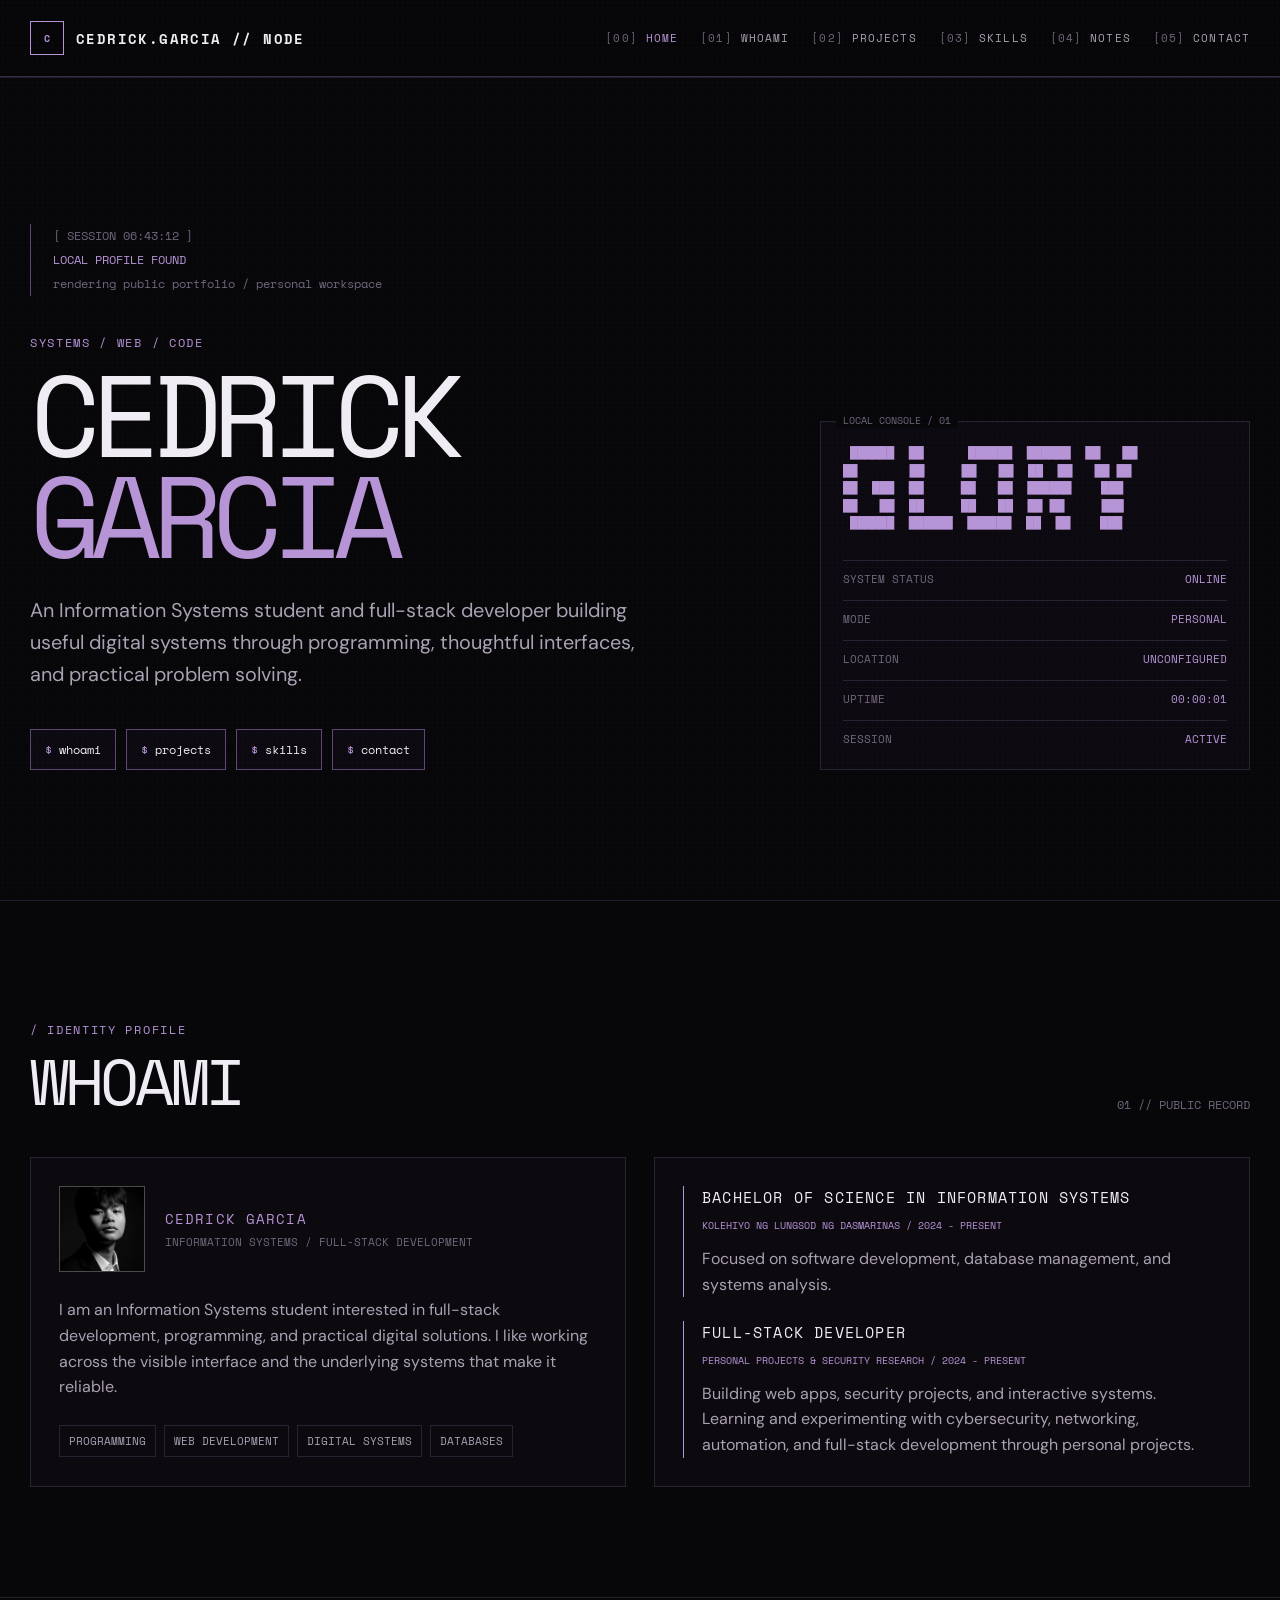
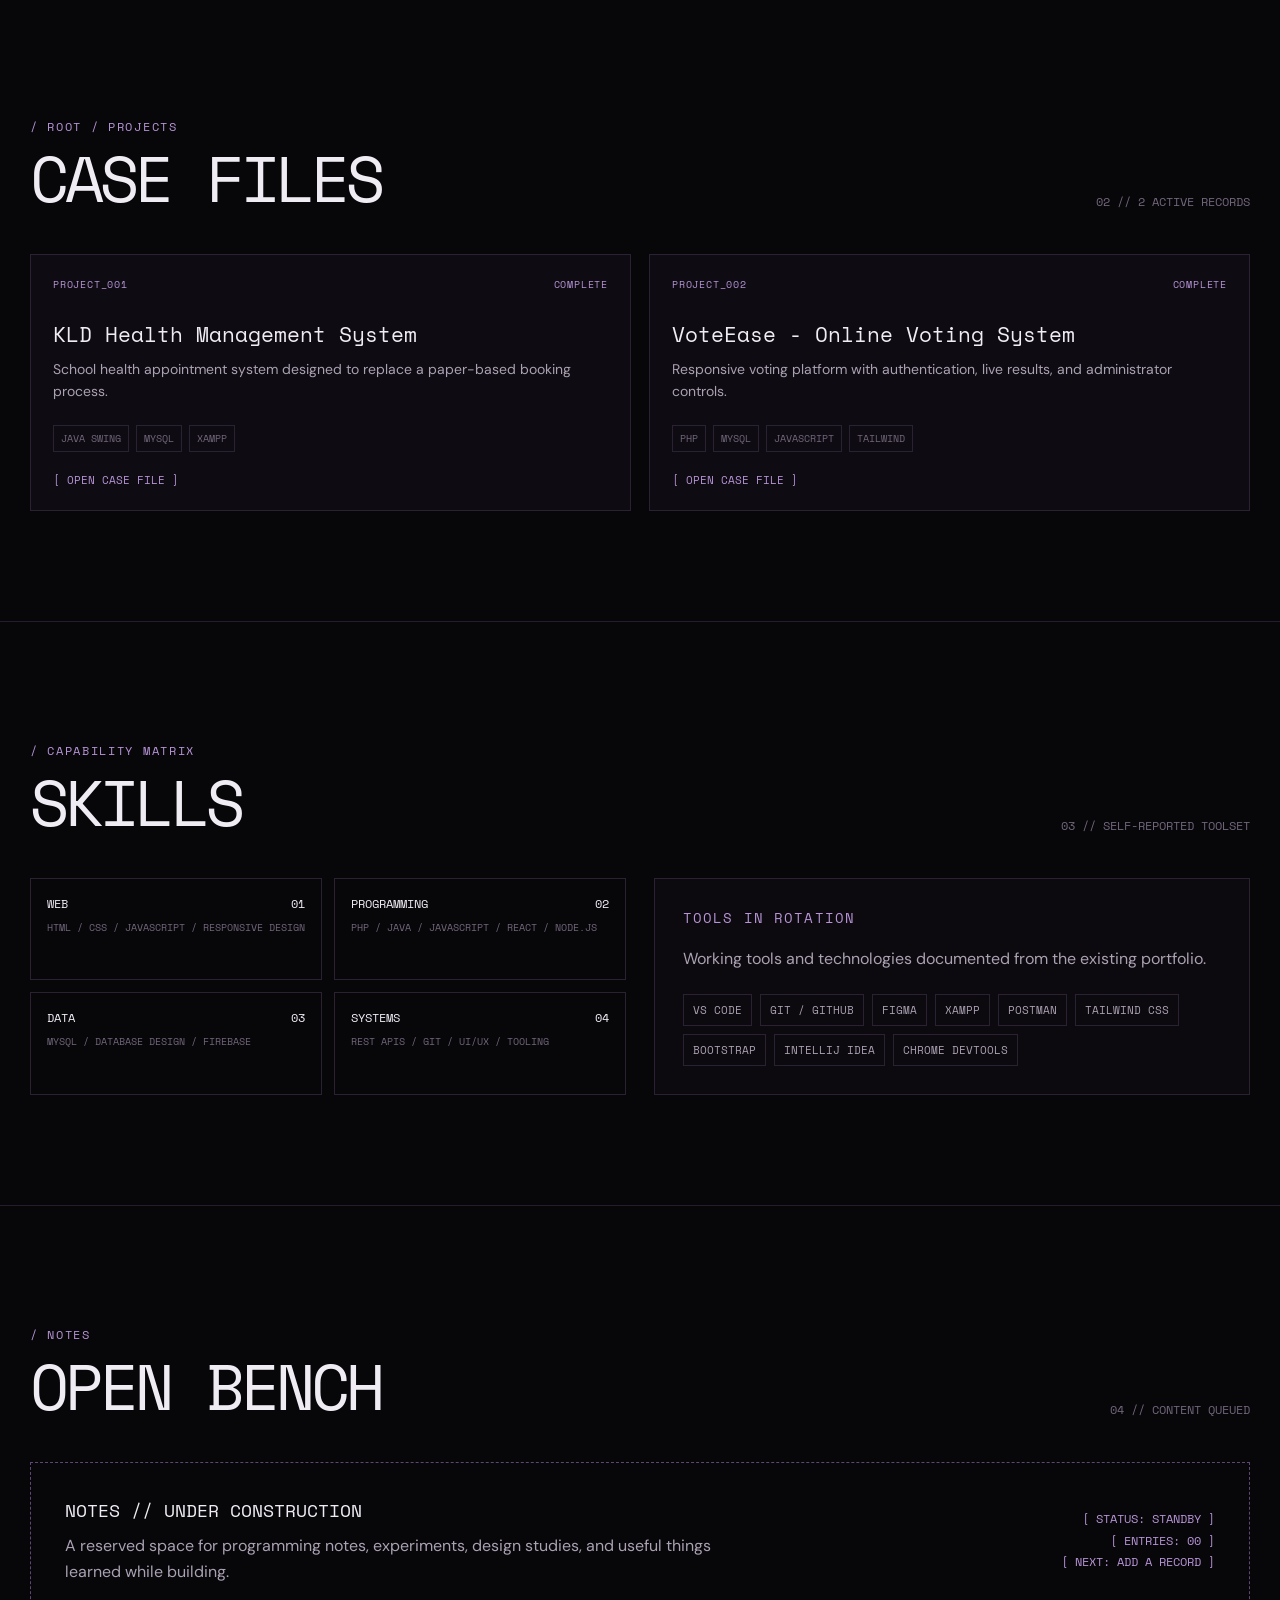
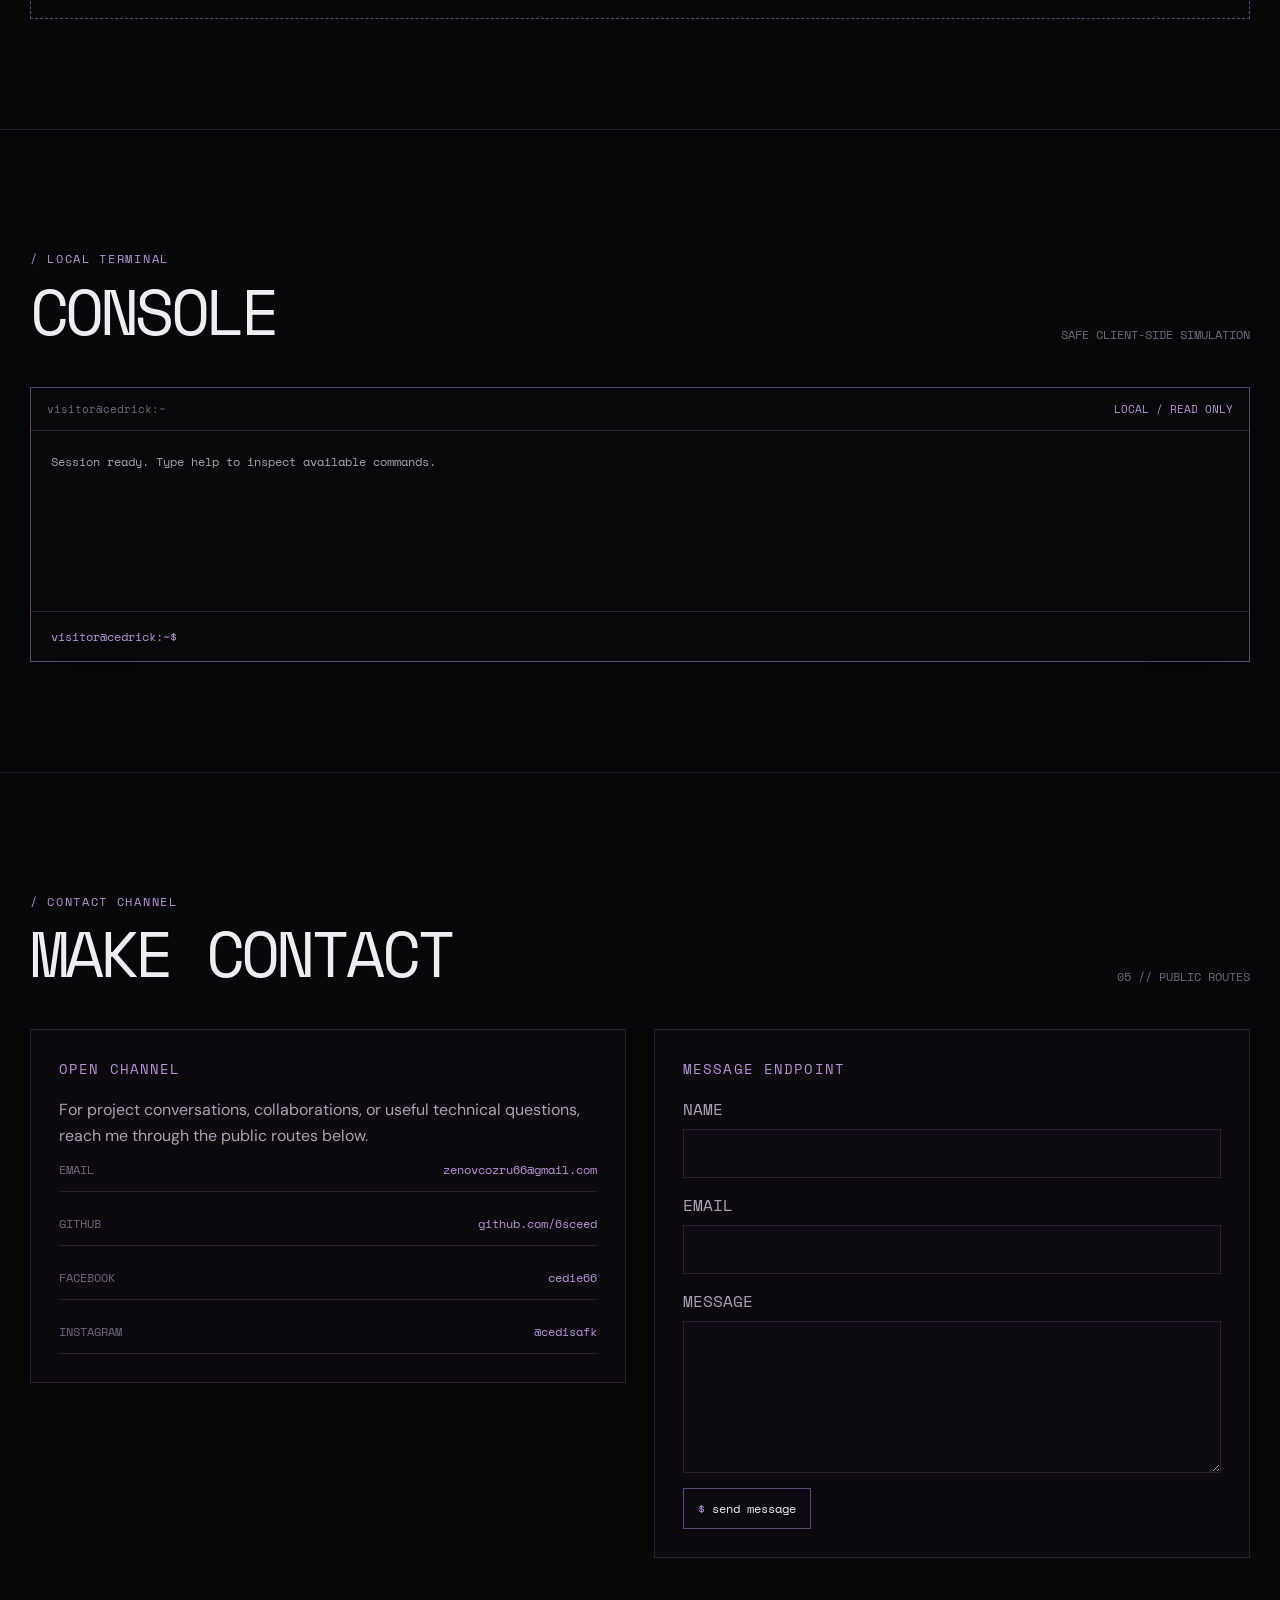
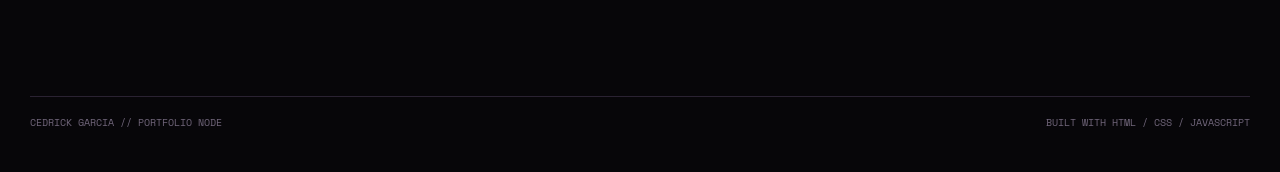
<file: home.htm>
<!doctype html>
<html lang="en">
<head>
  <meta charset="utf-8">
  <meta name="viewport" content="width=device-width, initial-scale=1">
  <title>Cedrick Garcia | Web Development & Technology Portfolio</title>
  <meta name="description" content="Cedrick Garcia's portfolio: Information Systems, full-stack development, programming, and practical digital projects.">
  <link rel="canonical" href="https://6sceed.github.io/cgweb/">
  <meta property="og:title" content="Cedrick Garcia | Web Development & Technology Portfolio">
  <meta property="og:description" content="A portfolio covering software development, systems, databases, and practical digital projects.">
  <meta property="og:type" content="website">
  <meta property="og:url" content="https://6sceed.github.io/cgweb/">
  <meta property="og:image" content="https://6sceed.github.io/cgweb/images/myface.jpg">
  <meta name="twitter:card" content="summary_large_image">
  <meta name="twitter:title" content="Cedrick Garcia | Web Development & Technology Portfolio">
  <meta name="twitter:description" content="Full-stack development, systems thinking, and practical digital projects by Cedrick Garcia.">
  <link rel="preconnect" href="https://fonts.googleapis.com">
  <link rel="preconnect" href="https://fonts.gstatic.com" crossorigin>
  <link href="https://fonts.googleapis.com/css2?family=DM+Sans:wght@400;500;700&family=Space+Mono:wght@400;700&display=swap" rel="stylesheet">
  <link rel="stylesheet" href="style.css">
  <script type="application/ld+json">
  {
    "@context": "https://schema.org",
    "@graph": [
      {"@type":"Person","name":"Cedrick Garcia","jobTitle":"Full-Stack Developer","url":"https://6sceed.github.io/cgweb/","sameAs":["https://github.com/6sceed","https://www.facebook.com/cedie66?mibextid=ZbWKwL","https://www.instagram.com/cedisafk/profilecard/?igsh=MWdxOHByZDRiMTIzYQ=="]},
      {"@type":"WebSite","name":"Cedrick Garcia Portfolio","url":"https://6sceed.github.io/cgweb/"}
    ]
  }
  </script>
</head>
<body>
<div class="site-shell">
  <header class="topbar">
    <div class="wrap topbar-inner">
      <a class="brand" href="#home" aria-label="Cedrick Garcia home"><span class="brand-mark">C</span><span class="brand-label">CEDRICK.GARCIA // NODE</span></a>
      <button class="menu-toggle mono" id="menuToggle" aria-expanded="false" aria-controls="siteNav">MENU</button>
      <nav class="nav" id="siteNav" aria-label="Primary navigation">
        <a href="#home"><span>[00]</span> HOME</a>
        <a href="#whoami"><span>[01]</span> WHOAMI</a>
        <a href="#projects"><span>[02]</span> PROJECTS</a>
        <a href="#skills"><span>[03]</span> SKILLS</a>
        <a href="#lab"><span>[04]</span> NOTES</a>
        <a href="#contact"><span>[05]</span> CONTACT</a>
      </nav>
    </div>
  </header>

  <main>
    <section class="hero" id="home">
      <div class="wrap hero-grid">
        <div>
          <div class="boot">[ SESSION 06:43:12 ]<br><strong>LOCAL PROFILE FOUND</strong><br>rendering public portfolio / personal workspace</div>
          <p class="eyebrow">SYSTEMS / WEB / CODE</p>
          <h1>Cedrick<br><span>Garcia</span></h1>
          <p class="hero-lede">An Information Systems student and full-stack developer building useful digital systems through programming, thoughtful interfaces, and practical problem solving.</p>
          <div class="command-bar" aria-label="Terminal shortcuts">
            <button class="command" data-command="whoami">whoami</button>
            <button class="command" data-command="projects">projects</button>
            <button class="command" data-command="skills">skills</button>
            <button class="command" data-command="contact">contact</button>
          </div>
        </div>
        <aside class="hero-aside" aria-label="Decorative system status">
          <div class="ascii"> ██████  ██      ██████  ██████  ██   ██
██       ██     ██   ██  ██  ██   ██ ██
██  ███  ██     ██   ██  ██████    ███
██   ██  ██     ██   ██  ██ ██     ███
 ██████  ██████  ██████  ██  ██    ███</div>
          <div class="status-list">
            <div class="status-row"><span>SYSTEM STATUS</span><span>ONLINE</span></div>
            <div class="status-row"><span>MODE</span><span>PERSONAL</span></div>
            <div class="status-row"><span>LOCATION</span><span>UNCONFIGURED</span></div>
            <div class="status-row"><span>UPTIME</span><span id="uptime">00:00:00</span></div>
            <div class="status-row"><span>SESSION</span><span>ACTIVE</span></div>
          </div>
        </aside>
      </div>
    </section>

    <section id="whoami">
      <div class="wrap">
        <div class="section-head"><div><p class="section-kicker">/ identity profile</p><h2>Whoami</h2></div><span class="section-number">01 // PUBLIC RECORD</span></div>
        <div class="identity-grid">
          <article class="panel">
            <div class="profile-row"><img src="images/myface.jpg" alt="Portrait of Cedrick Garcia"><div><h3>CEDRICK GARCIA</h3><p>INFORMATION SYSTEMS / FULL-STACK DEVELOPMENT</p></div></div>
            <p>I am an Information Systems student interested in full-stack development, programming, and practical digital solutions. I like working across the visible interface and the underlying systems that make it reliable.</p>
            <div class="interests"><span class="tag">PROGRAMMING</span><span class="tag">WEB DEVELOPMENT</span><span class="tag">DIGITAL SYSTEMS</span><span class="tag">DATABASES</span></div>
          </article>
          <article class="panel timeline">
            <div class="timeline-item"><h3>Bachelor of Science in Information Systems</h3><span class="time">KOLEHIYO NG LUNGSOD NG DASMARINAS / 2024 - PRESENT</span><p class="muted">Focused on software development, database management, and systems analysis.</p></div>
            <div class="timeline-item"><h3>Full-Stack Developer</h3><span class="time">PERSONAL PROJECTS &amp; SECURITY RESEARCH / 2024 - PRESENT</span><p class="muted">Building web apps, security projects, and interactive systems. Learning and experimenting with cybersecurity, networking, automation, and full-stack development through personal projects.</p></div>
          </article>
        </div>
      </div>
    </section>

    <section id="projects">
      <div class="wrap">
        <div class="section-head"><div><p class="section-kicker">/ root / projects</p><h2>Case Files</h2></div><span class="section-number">02 // 2 ACTIVE RECORDS</span></div>
        <div class="projects-grid">
          <article class="project-card" data-project="health" tabindex="0" role="button" aria-label="Open KLD Health Management System case file"><div class="project-body"><div class="project-meta"><span>PROJECT_001</span><span>COMPLETE</span></div><h3>KLD Health Management System</h3><p>School health appointment system designed to replace a paper-based booking process.</p><div class="project-stack"><span>JAVA SWING</span><span>MYSQL</span><span>XAMPP</span></div><span class="card-action">[ OPEN CASE FILE ]</span></div></article>
          <article class="project-card" data-project="vote" tabindex="0" role="button" aria-label="Open VoteEase case file"><div class="project-body"><div class="project-meta"><span>PROJECT_002</span><span>COMPLETE</span></div><h3>VoteEase - Online Voting System</h3><p>Responsive voting platform with authentication, live results, and administrator controls.</p><div class="project-stack"><span>PHP</span><span>MYSQL</span><span>JAVASCRIPT</span><span>TAILWIND</span></div><span class="card-action">[ OPEN CASE FILE ]</span></div></article>
        </div>
      </div>
    </section>

    <section id="skills">
      <div class="wrap">
        <div class="section-head"><div><p class="section-kicker">/ capability matrix</p><h2>Skills</h2></div><span class="section-number">03 // SELF-REPORTED TOOLSET</span></div>
        <div class="identity-grid">
          <div class="capability-grid">
            <div class="capability"><div class="capability-head"><span>WEB</span><span>01</span></div><small>HTML / CSS / JAVASCRIPT / RESPONSIVE DESIGN</small></div>
            <div class="capability"><div class="capability-head"><span>PROGRAMMING</span><span>02</span></div><small>PHP / JAVA / JAVASCRIPT / REACT / NODE.JS</small></div>
            <div class="capability"><div class="capability-head"><span>DATA</span><span>03</span></div><small>MYSQL / DATABASE DESIGN / FIREBASE</small></div>
            <div class="capability"><div class="capability-head"><span>SYSTEMS</span><span>04</span></div><small>REST APIS / GIT / UI/UX / TOOLING</small></div>
          </div>
          <article class="panel"><h3>Tools in rotation</h3><p>Working tools and technologies documented from the existing portfolio.</p><div class="tool-list"><span class="tag">VS CODE</span><span class="tag">GIT / GITHUB</span><span class="tag">FIGMA</span><span class="tag">XAMPP</span><span class="tag">POSTMAN</span><span class="tag">TAILWIND CSS</span><span class="tag">BOOTSTRAP</span><span class="tag">INTELLIJ IDEA</span><span class="tag">CHROME DEVTOOLS</span></div></article>
        </div>
      </div>
    </section>

    <section id="lab">
      <div class="wrap">
        <div class="section-head"><div><p class="section-kicker">/ notes</p><h2>Open Bench</h2></div><span class="section-number">04 // CONTENT QUEUED</span></div>
        <div class="lab-panel"><div><h3>NOTES // UNDER CONSTRUCTION</h3><p>A reserved space for programming notes, experiments, design studies, and useful things learned while building.</p></div><div class="lab-code">[ STATUS: STANDBY ]<br>[ ENTRIES: 00 ]<br>[ NEXT: ADD A RECORD ]</div></div>
      </div>
    </section>

    <section id="terminal-section">
      <div class="wrap">
        <div class="section-head"><div><p class="section-kicker">/ local terminal</p><h2>Console</h2></div><span class="section-number">SAFE CLIENT-SIDE SIMULATION</span></div>
        <div class="terminal"><div class="terminal-head"><span>visitor@cedrick:~</span><span>LOCAL / READ ONLY</span></div><div class="terminal-output" id="terminalOutput"><p class="terminal-line">Session ready. Type help to inspect available commands.</p></div><form class="terminal-form" id="terminalForm"><label for="terminalInput">visitor@cedrick:~$</label><input id="terminalInput" autocomplete="off" spellcheck="false" aria-label="Terminal command"></form></div>
      </div>
    </section>

    <section id="contact">
      <div class="wrap">
        <div class="section-head"><div><p class="section-kicker">/ contact channel</p><h2>Make Contact</h2></div><span class="section-number">05 // PUBLIC ROUTES</span></div>
        <div class="contact-grid"><article class="panel"><h3>Open channel</h3><p>For project conversations, collaborations, or useful technical questions, reach me through the public routes below.</p><div class="contact-links"><a class="contact-link" href="mailto:zenovcozru66@gmail.com"><span>EMAIL</span><span>zenovcozru66@gmail.com</span></a><a class="contact-link" href="https://github.com/6sceed" target="_blank" rel="noreferrer"><span>GITHUB</span><span>github.com/6sceed</span></a><a class="contact-link" href="https://www.facebook.com/cedie66?mibextid=ZbWKwL" target="_blank" rel="noreferrer"><span>FACEBOOK</span><span>cedie66</span></a><a class="contact-link" href="https://www.instagram.com/cedisafk/profilecard/?igsh=MWdxOHByZDRiMTIzYQ==" target="_blank" rel="noreferrer"><span>INSTAGRAM</span><span>@cedisafk</span></a></div></article><article class="panel"><h3>Message endpoint</h3><form action="https://api.web3forms.com/submit" method="POST"><input type="hidden" name="access_key" value="f903f37c-af56-447c-aba0-42763bd612c5"><label class="mono muted" for="name">NAME</label><input id="name" name="name" required style="display:block;width:100%;margin:6px 0 15px;padding:11px;background:#070908;border:1px solid #26332d;color:#e7eee9"><label class="mono muted" for="email">EMAIL</label><input id="email" type="email" name="email" required style="display:block;width:100%;margin:6px 0 15px;padding:11px;background:#070908;border:1px solid #26332d;color:#e7eee9"><label class="mono muted" for="message">MESSAGE</label><textarea id="message" name="message" required rows="5" style="display:block;width:100%;margin:6px 0 15px;padding:11px;background:#070908;border:1px solid #26332d;color:#e7eee9;resize:vertical"></textarea><button class="command" type="submit">send message</button></form></article></div>
      </div>
    </section>
  </main>
  <footer class="footer"><div class="wrap footer-inner"><span>CEDRICK GARCIA // PORTFOLIO NODE</span><span>BUILT WITH HTML / CSS / JAVASCRIPT</span></div></footer>
</div>

<div class="modal" id="projectModal" aria-hidden="true"><div class="modal-card" role="dialog" aria-modal="true" aria-labelledby="modalTitle"><div class="modal-top"><h2 id="modalTitle">Case file</h2><button class="modal-close" type="button" aria-label="Close case file">CLOSE</button></div><div id="modalContent"></div></div></div>
<script src="app.js"></script>
</body>
</html>
</file>
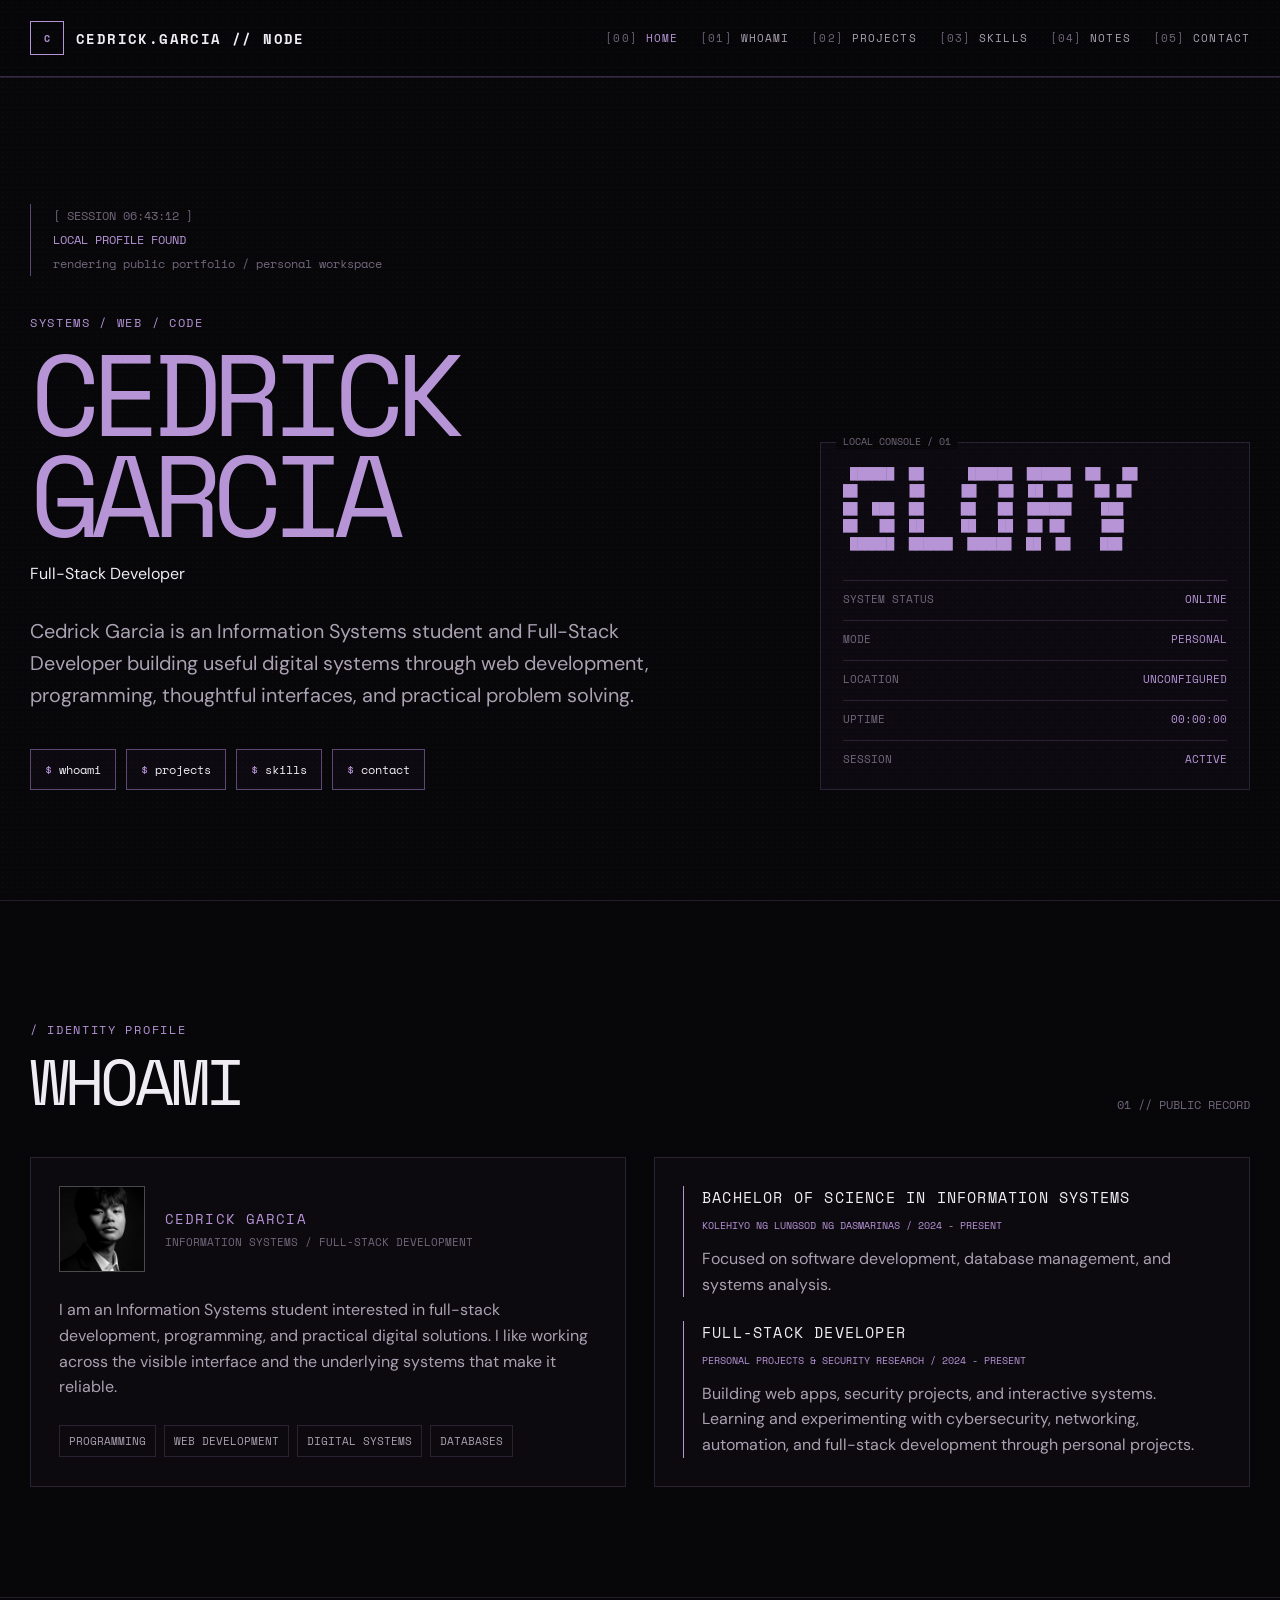
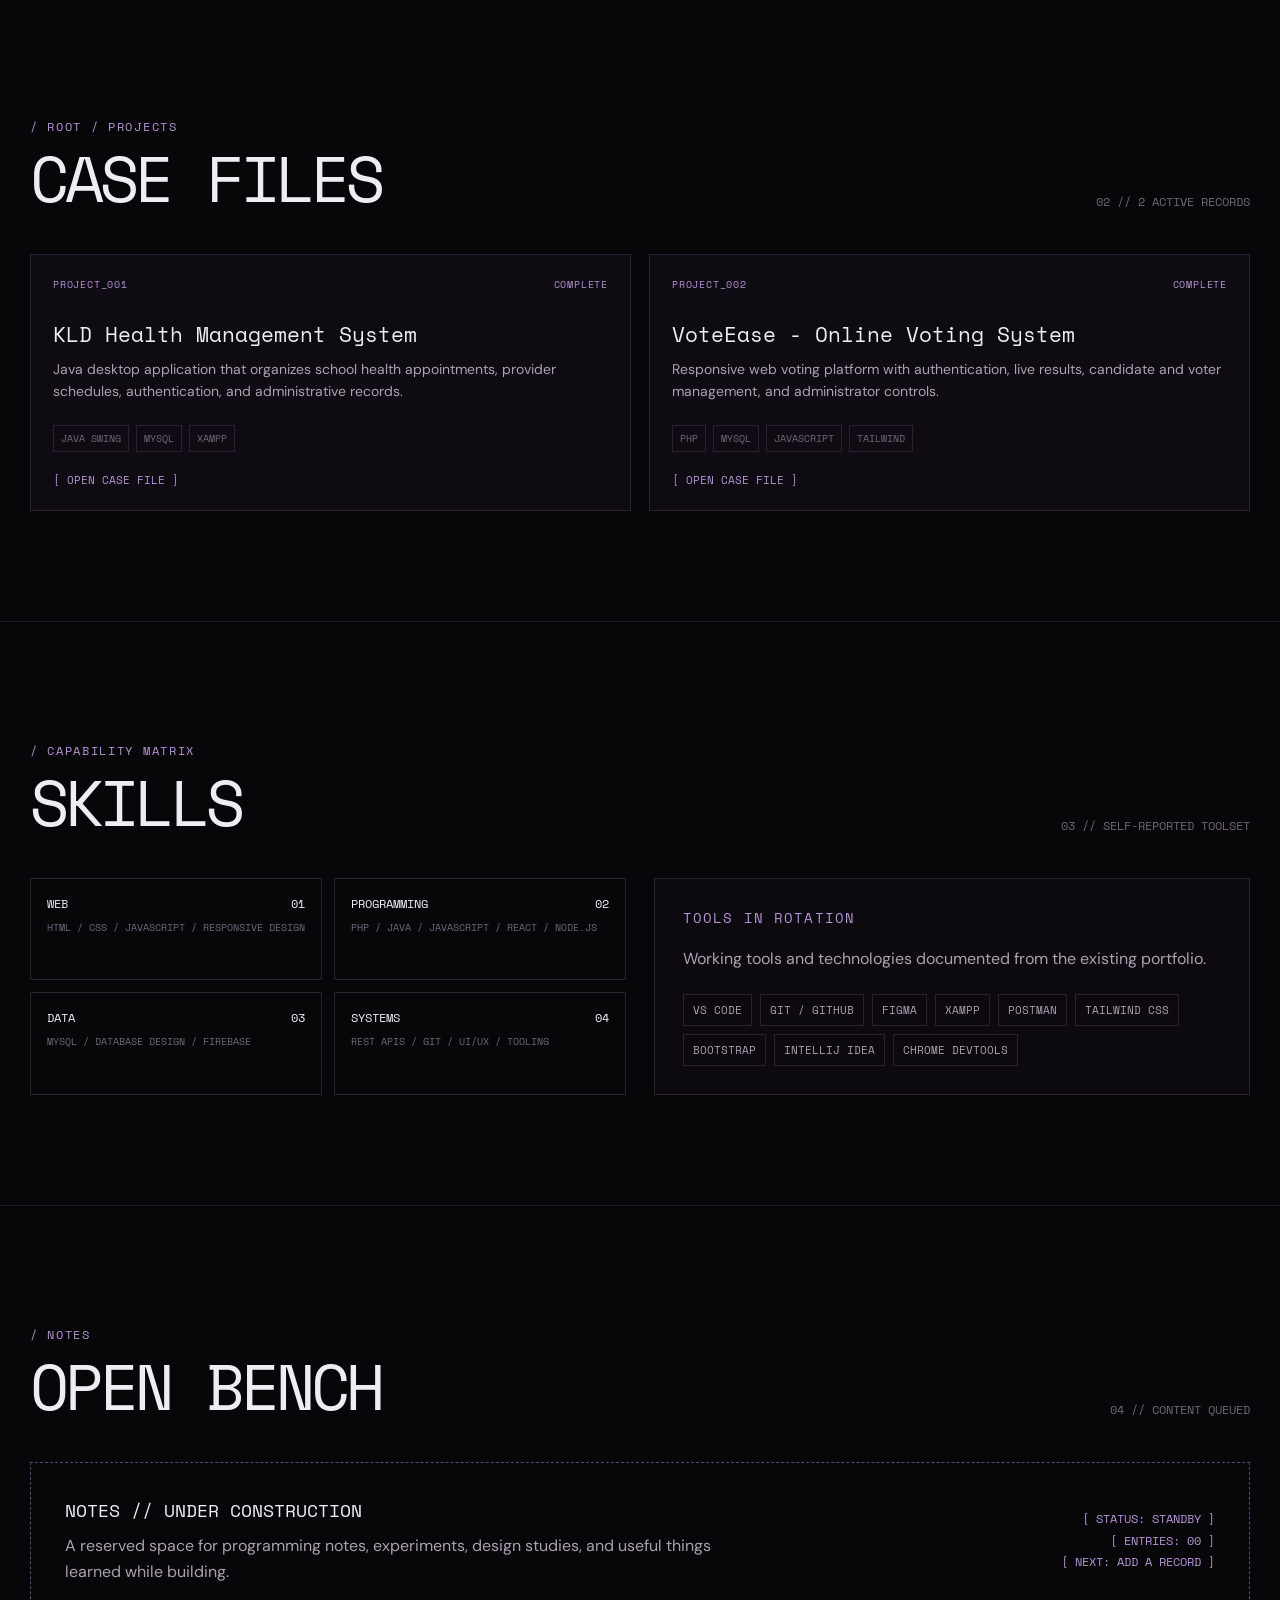
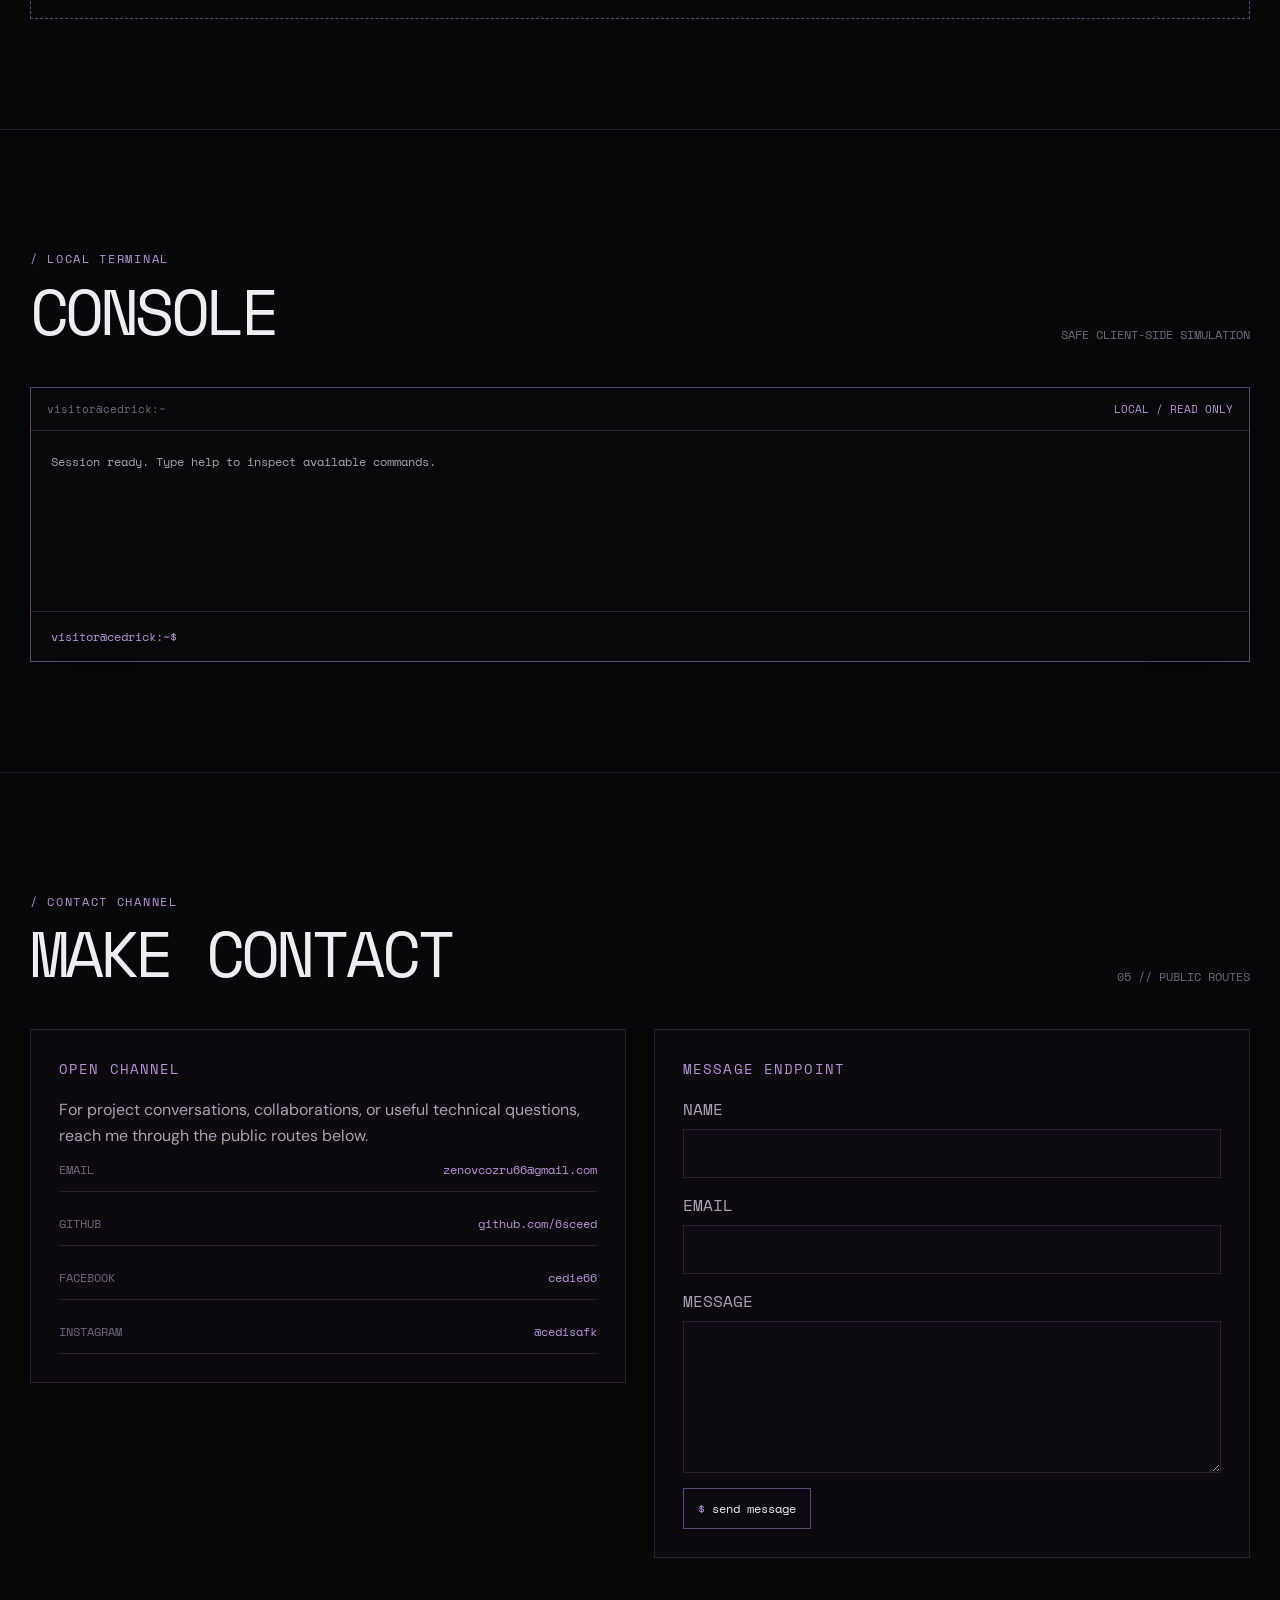
<file: menu.html>
<!doctype html><html lang="en"><head><meta charset="utf-8"><meta name="viewport" content="width=device-width,initial-scale=1"><meta http-equiv="refresh" content="0; url=./"><title>Cedrick Garcia | Navigation</title><link rel="canonical" href="https://6sceed.github.io/cgweb/"></head><body><a href="./">Continue to Cedrick Garcia's portfolio</a></body></html>
</file>
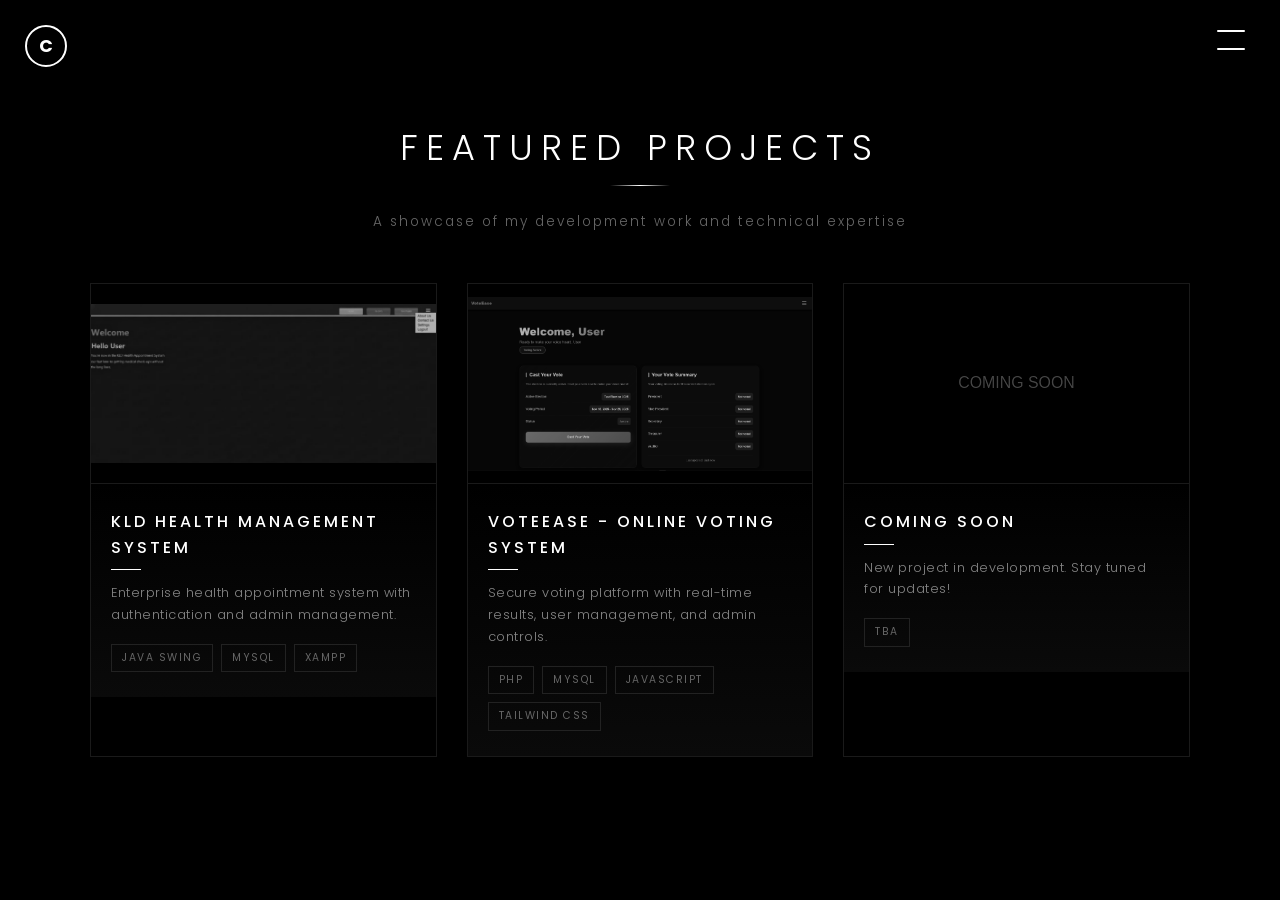
<file: project.htm>
<!DOCTYPE html>
<html lang="en">
<head>
  <meta charset="UTF-8" />
  <meta name="viewport" content="width=device-width, initial-scale=1.0" />
  <title>Projects by Cedrick Garcia | Full-Stack Developer</title>
  <meta name="description" content="Explore web development and programming projects by Cedrick Garcia, including health management and online voting systems.">
  <link rel="canonical" href="https://6sceed.github.io/cgweb/projects/">

  <link href="https://fonts.googleapis.com/css2?family=Poppins:wght@300;500;700&display=swap" rel="stylesheet" />
  <link href="https://cdnjs.cloudflare.com/ajax/libs/font-awesome/6.5.0/css/all.min.css" rel="stylesheet" />

  <style>
    * {
      margin: 0;
      padding: 0;
      box-sizing: border-box;
    }

    body {
      font-family: "Poppins", sans-serif;
      background: black;
      color: #fff;
      line-height: 1.6;
      overflow-x: hidden;
      min-height: 100vh;
      padding-top: 120px;
    }

    /* --- Logo --- */
    .logo {
      position: fixed;
      top: 25px;
      left: 25px;
      width: 42px;
      height: 42px;
      border-radius: 50%;
      border: 2px solid white;
      background: rgba(0,0,0,0.4);
      display: flex;
      align-items: center;
      justify-content: center;
      font-weight: 700;
      font-size: 1.1rem;
      cursor: pointer;
      z-index: 10;
      transition: transform 0.3s ease, box-shadow 0.3s ease;
      backdrop-filter: blur(4px);
    }

    .logo:hover {
      transform: scale(1.1);
      box-shadow: 0 0 15px rgba(255, 255, 255, 0.4);
    }

    /* --- Menu Icon --- */
    .menu-btn {
      position: fixed;
      top: 30px;
      right: 35px;
      width: 28px;
      height: 20px;
      cursor: pointer;
      z-index: 10;
      display: flex;
      flex-direction: column;
      justify-content: space-between;
      transition: transform 0.3s ease;
    }

    .menu-btn:hover {
      transform: scale(1.05);
    }

    .menu-line {
      width: 100%;
      height: 2px;
      background-color: white;
      border-radius: 2px;
      transition: all 0.25s cubic-bezier(0.4, 0, 0.2, 1);
    }

    .menu-btn:hover .menu-line {
      transform: translateX(3px);
      background-color: #ccc;
    }

    /* --- Main Projects --- */
    main {
      padding: 0 30px 60px;
    }

    .section-header {
      text-align: center;
      margin-bottom: 50px;
      position: relative;
    }

    .section-header h1 {
      font-size: 2.2rem;
      font-weight: 300;
      letter-spacing: 8px;
      margin-bottom: 15px;
      color: #fff;
      text-transform: uppercase;
      position: relative;
      display: inline-block;
    }

    .section-header h1::after {
      content: '';
      position: absolute;
      bottom: -10px;
      left: 50%;
      transform: translateX(-50%);
      width: 60px;
      height: 1px;
      background: linear-gradient(90deg, transparent, #fff, transparent);
    }

    .section-header p {
      font-size: 0.85rem;
      color: #666;
      font-weight: 300;
      letter-spacing: 2px;
      margin-top: 20px;
    }

    .project-container {
      display: grid;
      grid-template-columns: repeat(auto-fit, minmax(260px, 1fr));
      gap: 30px;
      max-width: 1100px;
      margin: 0 auto;
    }

    .project-card {
      background: #000;
      border: 1px solid #1a1a1a;
      position: relative;
      cursor: pointer;
      transition: all 0.6s cubic-bezier(0.23, 1, 0.32, 1);
      overflow: hidden;
    }

    .project-card::before {
      content: '';
      position: absolute;
      top: 0;
      left: -100%;
      width: 100%;
      height: 100%;
      background: linear-gradient(90deg, transparent, rgba(255,255,255,0.03), transparent);
      transition: left 0.6s ease;
    }

    .project-card:hover::before {
      left: 100%;
    }

    .project-card::after {
      content: '';
      position: absolute;
      inset: 0;
      border: 1px solid transparent;
      background: linear-gradient(135deg, #fff 0%, transparent 50%, #fff 100%) border-box;
      -webkit-mask: linear-gradient(#fff 0 0) padding-box, linear-gradient(#fff 0 0);
      -webkit-mask-composite: xor;
      mask-composite: exclude;
      opacity: 0;
      transition: opacity 0.6s ease;
    }

    .project-card:hover::after {
      opacity: 0.4;
    }

    .project-card:hover {
      transform: translateY(-5px);
      border-color: #333;
    }

    .project-image-wrapper {
      position: relative;
      height: 200px;
      background: #000;
      overflow: hidden;
      border-bottom: 1px solid #1a1a1a;
      display: flex;
      align-items: center;
      justify-content: center;
    }

    .project-card img {
      max-width: 100%;
      max-height: 100%;
      width: auto;
      height: auto;
      object-fit: contain;
      transition: all 0.7s cubic-bezier(0.23, 1, 0.32, 1);
      filter: grayscale(100%) contrast(1.1);
      opacity: 0.7;
    }

    .project-card:hover img {
      filter: grayscale(0%) contrast(1);
      opacity: 1;
      transform: scale(1.05);
    }

    .project-content {
      padding: 25px 20px;
      background: linear-gradient(180deg, #000 0%, #0a0a0a 100%);
    }

    .project-content h3 {
      font-size: 1rem;
      font-weight: 500;
      letter-spacing: 3px;
      margin-bottom: 12px;
      color: #fff;
      text-transform: uppercase;
      position: relative;
      padding-bottom: 10px;
    }

    .project-content h3::after {
      content: '';
      position: absolute;
      bottom: 0;
      left: 0;
      width: 30px;
      height: 1px;
      background: #fff;
      transition: width 0.4s ease;
    }

    .project-card:hover .project-content h3::after {
      width: 60px;
    }

    .project-content p {
      font-size: 0.8rem;
      color: #888;
      margin-bottom: 18px;
      line-height: 1.7;
      font-weight: 300;
      letter-spacing: 0.5px;
    }

    .tech-stack {
      display: flex;
      flex-wrap: wrap;
      gap: 8px;
    }

    .tech-stack span {
      background: transparent;
      color: #666;
      font-size: 0.65rem;
      padding: 5px 10px;
      border: 1px solid #222;
      text-transform: uppercase;
      letter-spacing: 1.5px;
      font-weight: 400;
      transition: all 0.4s ease;
    }

    .tech-stack span:hover {
      background: #fff;
      color: #000;
      border-color: #fff;
      letter-spacing: 2px;
    }

    /* --- Modal --- */
    .modal {
      display: none;
      position: fixed;
      z-index: 20;
      left: 0;
      top: 0;
      width: 100%;
      height: 100%;
      background-color: rgba(0,0,0,0.95);
      backdrop-filter: blur(15px);
      justify-content: center;
      align-items: center;
      animation: modalFadeIn 0.5s ease;
    }

    .modal-content {
      background: #000;
      border: 1px solid #222;
      padding: 50px 40px;
      width: 90%;
      max-width: 600px;
      color: #fff;
      animation: modalSlideUp 0.6s cubic-bezier(0.23, 1, 0.32, 1);
      position: relative;
      box-shadow: 0 0 100px rgba(255,255,255,0.03);
    }

    .modal-content::before {
      content: '';
      position: absolute;
      top: 0;
      left: 0;
      right: 0;
      height: 1px;
      background: linear-gradient(90deg, transparent, #fff, transparent);
      opacity: 0.3;
    }

    .modal-header {
      display: flex;
      align-items: flex-start;
      justify-content: space-between;
      margin-bottom: 30px;
      padding-bottom: 25px;
      border-bottom: 1px solid #1a1a1a;
    }

    .modal-content h2 {
      font-size: 1.4rem;
      font-weight: 400;
      letter-spacing: 4px;
      color: #fff;
      margin: 0;
      text-transform: uppercase;
    }

    .modal-body {
      margin-bottom: 35px;
    }

    .modal-body p {
      color: #999;
      font-size: 0.9rem;
      line-height: 2;
      margin-bottom: 25px;
      font-weight: 300;
      letter-spacing: 0.5px;
    }

    .modal-tech {
      display: flex;
      flex-wrap: wrap;
      gap: 12px;
      margin-top: 25px;
    }

    .modal-tech span {
      background: transparent;
      color: #888;
      font-size: 0.7rem;
      padding: 8px 14px;
      border: 1px solid #222;
      text-transform: uppercase;
      letter-spacing: 2px;
      font-weight: 400;
      transition: all 0.4s ease;
    }

    .modal-tech span:hover {
      background: #fff;
      color: #000;
      border-color: #fff;
    }

    .modal-footer {
      display: flex;
      gap: 15px;
      justify-content: center;
      padding-top: 20px;
      border-top: 1px solid #1a1a1a;
    }

    .modal-footer a {
      padding: 14px 35px;
      background: transparent;
      color: #fff;
      font-weight: 400;
      text-decoration: none;
      border: 1px solid #fff;
      transition: all 0.4s ease;
      display: inline-flex;
      align-items: center;
      gap: 10px;
      font-size: 0.8rem;
      letter-spacing: 2px;
      text-transform: uppercase;
    }

    .modal-footer a:hover {
      background: #fff;
      color: #000;
      letter-spacing: 3px;
    }

    .close {
      cursor: pointer;
      font-size: 24px;
      font-weight: 200;
      color: #666;
      transition: all 0.3s ease;
      width: 30px;
      height: 30px;
      display: flex;
      align-items: center;
      justify-content: center;
      border: 1px solid #222;
    }

    .close:hover {
      color: #fff;
      border-color: #fff;
      transform: rotate(90deg);
    }

    @keyframes modalFadeIn {
      from {
        opacity: 0;
      }
      to {
        opacity: 1;
      }
    }

    @keyframes modalSlideUp {
      from {
        opacity: 0;
        transform: translateY(50px);
      }
      to {
        opacity: 1;
        transform: translateY(0);
      }
    }

    @media (max-width: 768px) {
      .modal-content {
        padding: 40px 30px;
      }

      .modal-content h2 {
        font-size: 1.1rem;
        letter-spacing: 3px;
      }

      .section-header h1 {
        font-size: 1.6rem;
        letter-spacing: 5px;
      }
    }
    </style>
  </head>
  
  <body>
    <!-- Logo -->
    <div class="logo" onclick="window.location.href='./'">C</div>
  
    <!-- Menu Icon -->
    <div class="menu-btn" onclick="window.location.href='./'">
      <div class="menu-line"></div>
      <div class="menu-line"></div>
    </div>
  
    <!-- Main Projects Section -->
  <main>
    <div class="section-header">
      <h1>Featured Projects</h1>
      <p>A showcase of my development work and technical expertise</p>
    </div>

    <div class="project-container">

      <div class="project-card" 
           data-title="KLD Health Management System" 
           data-description="A comprehensive health management system developed for our school to modernize the paper-based booking process. The system enables students to schedule appointments with psychologists, nurses, and other healthcare professionals. Features include secure authentication, user registration, appointment booking, and an admin panel for managing healthcare providers. Built collaboratively over one month as first-year students."
           data-link="https://github.com/6sceed/KLDHMS-V2"
           data-tech="Java,MySQL,XAMPP">
        <div class="project-image-wrapper">
          <img src="images/project image/KLDMHS/homep.png" alt="KLD Health Management System">
        </div>
        <div class="project-content">
          <h3>KLD Health Management System</h3>
          <p>Enterprise health appointment system with authentication and admin management.</p>
          <div class="tech-stack">
            <span>Java Swing</span>
            <span>MySQL</span>
            <span>XAMPP</span>
          </div>
        </div>
      </div>

      <div class="project-card" 
           data-title="VoteEase - Online Voting System" 
           data-description="A secure web-based voting platform with real-time results and comprehensive admin controls. Features include secure user authentication with email notifications, live voting dashboard, candidate and voter management, election configuration, and vote tracking. Built with password hashing, prepared statements, and input validation for security. Includes responsive design with smooth animations powered by Tailwind CSS and SweetAlert2."
           data-link="https://github.com/6sceed/VotingSystem"
           data-tech="PHP,MySQL,JavaScript,Tailwind CSS">
        <div class="project-image-wrapper">
          <img src="images/project image/Votingsystem/dashboard.png" alt="VoteEase Voting System">
        </div>
        <div class="project-content">
          <h3>VoteEase - Online Voting System</h3>
          <p>Secure voting platform with real-time results, user management, and admin controls.</p>
          <div class="tech-stack">
            <span>PHP</span>
            <span>MySQL</span>
            <span>JavaScript</span>
            <span>Tailwind CSS</span>
          </div>
        </div>
      </div>

      <div class="project-card" 
           data-title="Coming Soon" 
           data-description="Exciting new project currently in development. Stay tuned for updates!"
           data-link="#"
           data-tech="TBA">
        <div class="project-image-wrapper">
          <img src="data:image/svg+xml,%3Csvg xmlns='http://www.w3.org/2000/svg' width='400' height='300'%3E%3Crect width='400' height='300' fill='%23000'/%3E%3Ctext x='50%25' y='50%25' dominant-baseline='middle' text-anchor='middle' font-family='Arial' font-size='24' fill='%23666'%3ECOMING SOON%3C/text%3E%3C/svg%3E" alt="Coming Soon">
        </div>
        <div class="project-content">
          <h3>Coming Soon</h3>
          <p>New project in development. Stay tuned for updates!</p>
          <div class="tech-stack">
            <span>TBA</span>
          </div>
        </div>
      </div>

    </div>

    <!-- Popup Modal -->
    <div id="projectModal" class="modal">
      <div class="modal-content">
        <div class="modal-header">
          <h2 id="modalTitle"></h2>
          <span class="close">&times;</span>
        </div>
        <div class="modal-body">
          <p id="modalDescription"></p>
          <div class="modal-tech" id="modalTech"></div>
        </div>
        <div class="modal-footer">
          <a id="modalLink" href="#" target="_blank">
            <i class="fab fa-github"></i>
            View on GitHub
          </a>
        </div>
      </div>
    </div>
</main>
  <script>
    const cards = document.querySelectorAll('.project-card');
    const modal = document.getElementById('projectModal');
    const modalTitle = document.getElementById('modalTitle');
    const modalDescription = document.getElementById('modalDescription');
    const modalLink = document.getElementById('modalLink');
    const modalTech = document.getElementById('modalTech');
    const closeBtn = document.querySelector('.close');

    cards.forEach(card => {
      card.addEventListener('click', () => {
        modalTitle.textContent = card.dataset.title;
        modalDescription.textContent = card.dataset.description;
        modalLink.href = card.dataset.link;
        
        // Populate tech stack in modal
        modalTech.innerHTML = '';
        if (card.dataset.tech) {
          const techArray = card.dataset.tech.split(',');
          techArray.forEach(tech => {
            const span = document.createElement('span');
            span.textContent = tech.trim();
            modalTech.appendChild(span);
          });
        }
        
        modal.style.display = 'flex';
        document.body.style.overflow = 'hidden';
      });
    });

    closeBtn.addEventListener('click', () => {
      modal.style.display = 'none';
      document.body.style.overflow = 'auto';
    });

    window.addEventListener('click', (e) => {
      if (e.target === modal) {
        modal.style.display = 'none';
        document.body.style.overflow = 'auto';
      }
    });

    // Close modal on ESC key
    document.addEventListener('keydown', (e) => {
      if (e.key === 'Escape' && modal.style.display === 'flex') {
        modal.style.display = 'none';
        document.body.style.overflow = 'auto';
      }
    });
  </script>
  </script>
</body>
</html>
</file>
<file: style.css>
:root {
  --bg: #070609;
  --panel: #0e0b12;
  --panel-2: #15101b;
  --line: #2a2232;
  --line-bright: #5d4774;
  --text: #f0ecf4;
  --muted: #aaa1b2;
  --dim: #71667b;
  --accent: #b694d6;
  --cyan: #a995c1;
  --red: #d7839a;
  --mono: "Space Mono", "Courier New", monospace;
  --sans: "DM Sans", "Segoe UI", sans-serif;
  --max: 1220px;
}

* { box-sizing: border-box; }
html { scroll-behavior: smooth; background: var(--bg); }
body {
  margin: 0;
  color: var(--text);
  background: var(--bg);
  font-family: var(--sans);
  line-height: 1.6;
  overflow-x: hidden;
}
body::before {
  content: "";
  position: fixed;
  inset: 0;
  pointer-events: none;
  z-index: 10;
  opacity: .18;
  background: repeating-linear-gradient(0deg, rgba(255,255,255,.035) 0, rgba(255,255,255,.035) 1px, transparent 1px, transparent 4px);
  mix-blend-mode: overlay;
}
body::after {
  content: "";
  position: fixed;
  inset: 0;
  pointer-events: none;
  z-index: 9;
  opacity: .08;
  background-image: radial-gradient(rgba(190,160,220,.65) .5px, transparent .5px);
  background-size: 5px 5px;
}
a { color: inherit; }
button, input, textarea { font: inherit; }
button, a { -webkit-tap-highlight-color: transparent; }
:focus-visible { outline: 2px solid var(--accent); outline-offset: 4px; }

.site-shell { position: relative; min-height: 100vh; }
.site-shell::before {
  content: "";
  position: fixed;
  inset: 0;
  z-index: -2;
  background: linear-gradient(115deg, rgba(38,20,55,.3), transparent 35%), linear-gradient(300deg, rgba(22,15,32,.35), transparent 40%);
}
.site-shell::after {
  content: "";
  position: fixed;
  inset: 0;
  z-index: -1;
  opacity: .16;
  background-image: linear-gradient(rgba(182,148,214,.08) 1px, transparent 1px), linear-gradient(90deg, rgba(182,148,214,.08) 1px, transparent 1px);
  background-size: 64px 64px;
  mask-image: linear-gradient(to bottom, black, transparent 75%);
}

.wrap { width: min(calc(100% - 48px), var(--max)); margin: 0 auto; }
.mono { font-family: var(--mono); }
.eyebrow, .section-kicker { color: var(--accent); font: 12px/1.2 var(--mono); letter-spacing: .14em; text-transform: uppercase; }
.muted { color: var(--muted); }

.topbar {
  position: sticky;
  top: 0;
  z-index: 8;
  border-bottom: 1px solid rgba(93,71,116,.55);
  background: rgba(7,6,9,.88);
  backdrop-filter: blur(18px);
}
.topbar-inner { min-height: 76px; display: flex; align-items: center; justify-content: space-between; gap: 28px; }
.brand { display: inline-flex; align-items: center; gap: 12px; text-decoration: none; font: 700 14px var(--mono); letter-spacing: .1em; }
.brand-mark { display: grid; place-items: center; min-width: 34px; height: 34px; padding: 0 7px; border: 1px solid var(--accent); color: var(--accent); font-size: 10px; letter-spacing: .04em; }
.nav { display: flex; align-items: center; gap: 22px; }
.nav a { color: var(--muted); text-decoration: none; font: 11px var(--mono); letter-spacing: .1em; }
.nav a:hover, .nav a[aria-current="true"] { color: var(--accent); }
.nav a span { color: var(--dim); }
.menu-toggle { display: none; border: 1px solid var(--line-bright); background: transparent; color: var(--accent); padding: 8px 10px; cursor: pointer; }

.hero { min-height: calc(100vh - 77px); display: grid; align-items: center; padding: 92px 0 76px; }
.hero-grid { display: grid; grid-template-columns: minmax(0, 1.25fr) minmax(310px, .75fr); gap: 72px; align-items: end; }
.boot { border-left: 1px solid var(--line-bright); padding: 0 0 0 22px; margin-bottom: 40px; color: var(--dim); font: 12px/2 var(--mono); }
.boot strong { color: var(--accent); font-weight: 400; }
.hero h1 { max-width: 850px; margin: 0; font: 400 clamp(3.5rem, 9vw, 8.5rem)/.88 var(--mono); letter-spacing: -.08em; text-transform: uppercase; }
.hero h1 span { color: var(--accent); }
.hero-lede { max-width: 620px; margin: 30px 0 0; color: var(--muted); font-size: clamp(1rem, 2vw, 1.24rem); }
.command-bar { display: flex; flex-wrap: wrap; gap: 10px; margin-top: 38px; }
.command { border: 1px solid var(--line-bright); background: rgba(14,11,18,.8); color: var(--text); padding: 11px 14px; cursor: pointer; font: 12px var(--mono); transition: .2s ease; }
.command:hover { border-color: var(--accent); color: var(--accent); transform: translateY(-2px); }
.command::before { content: "$ "; color: var(--accent); }
.hero-aside { border: 1px solid var(--line); background: rgba(14,11,18,.78); padding: 22px; position: relative; }
.hero-aside::before { content: "LOCAL CONSOLE / 01"; position: absolute; top: -9px; left: 15px; padding: 0 7px; background: var(--bg); color: var(--dim); font: 10px var(--mono); }
.ascii { color: var(--accent); font: clamp(7px, 1.15vw, 13px)/1.35 var(--mono); letter-spacing: -.04em; white-space: pre; overflow: hidden; }
.status-list { display: grid; gap: 13px; margin-top: 28px; }
.status-row { display: flex; justify-content: space-between; gap: 18px; border-top: 1px solid var(--line); padding-top: 10px; font: 11px var(--mono); }
.status-row span:first-child { color: var(--dim); }
.status-row span:last-child { color: var(--accent); }

section { padding: 110px 0; border-top: 1px solid rgba(93,71,116,.35); }
.section-head { display: flex; justify-content: space-between; align-items: end; gap: 32px; margin-bottom: 44px; }
.section-head h2 { margin: 8px 0 0; font: 400 clamp(2rem, 5vw, 4.4rem)/1 var(--mono); letter-spacing: -.06em; text-transform: uppercase; }
.section-number { color: var(--dim); font: 12px var(--mono); }
.identity-grid, .contact-grid { display: grid; grid-template-columns: 1fr 1fr; gap: 28px; }
.panel { border: 1px solid var(--line); background: rgba(14,11,18,.72); padding: 28px; }
.panel h3 { margin: 0 0 18px; color: var(--accent); font: 14px var(--mono); letter-spacing: .08em; text-transform: uppercase; }
.panel p { color: var(--muted); margin: 0; }
.profile-row { display: flex; align-items: center; gap: 20px; margin-bottom: 25px; }
.profile-row img { width: 86px; height: 86px; border: 1px solid var(--line-bright); object-fit: cover; filter: grayscale(1) contrast(1.1); }
.profile-row h3 { margin: 0 0 5px; }
.profile-row p { font: 11px var(--mono); color: var(--dim); }
.interests { display: flex; flex-wrap: wrap; gap: 8px; margin-top: 25px; }
.tag { border: 1px solid var(--line); padding: 7px 9px; color: var(--muted); font: 11px var(--mono); }

.capability-grid { display: grid; grid-template-columns: repeat(2, 1fr); gap: 12px; }
.capability { border: 1px solid var(--line); padding: 16px; }
.capability-head { display: flex; justify-content: space-between; gap: 12px; color: var(--text); font: 12px var(--mono); }
.capability small { display: block; color: var(--dim); font: 10px var(--mono); margin-top: 8px; }
.tool-list { display: flex; flex-wrap: wrap; gap: 8px; margin-top: 22px; }
.timeline { display: grid; gap: 24px; }
.timeline-item { border-left: 1px solid var(--accent); padding-left: 18px; }
.timeline-item h3 { margin: 0 0 3px; color: var(--text); font: 15px var(--mono); }
.timeline-item .time { color: var(--accent); font: 10px var(--mono); }
.timeline-item p { margin-top: 9px; }

.projects-grid { display: grid; grid-template-columns: repeat(2, 1fr); gap: 18px; }
.project-card { position: relative; display: flex; flex-direction: column; min-height: 100%; border: 1px solid var(--line); background: var(--panel); overflow: hidden; cursor: pointer; transition: border-color .25s, transform .25s, background .25s; }
.project-card:hover { border-color: var(--accent); background: var(--panel-2); transform: translateY(-4px); }
.project-body { padding: 22px; display: flex; flex-direction: column; flex: 1; }
.project-meta { display: flex; justify-content: space-between; gap: 12px; color: var(--accent); font: 10px var(--mono); letter-spacing: .08em; }
.project-body h3 { margin: 26px 0 8px; font: 400 21px var(--mono); }
.project-body p { color: var(--muted); font-size: 14px; margin: 0 0 22px; }
.project-stack { display: flex; flex-wrap: wrap; gap: 7px; margin-top: auto; }
.project-stack span { color: var(--dim); font: 10px var(--mono); border: 1px solid var(--line); padding: 5px 7px; }
.card-action { margin-top: 20px; color: var(--accent); font: 11px var(--mono); }

.lab-panel { display: grid; grid-template-columns: 1fr auto; gap: 30px; align-items: center; border: 1px dashed var(--line-bright); padding: 34px; }
.lab-panel h3 { margin: 0 0 10px; font: 18px var(--mono); color: var(--text); }
.lab-panel p { max-width: 650px; color: var(--muted); margin: 0; }
.lab-code { color: var(--accent); font: 12px/1.8 var(--mono); text-align: right; }

.terminal { border: 1px solid var(--line-bright); background: #08070a; box-shadow: 0 20px 70px rgba(0,0,0,.25); }
.terminal-head { display: flex; justify-content: space-between; border-bottom: 1px solid var(--line); padding: 13px 16px; color: var(--dim); font: 11px var(--mono); }
.terminal-head span:last-child { color: var(--accent); }
.terminal-output { min-height: 180px; max-height: 280px; overflow-y: auto; padding: 20px; color: var(--muted); font: 12px/1.8 var(--mono); }
.terminal-line { margin: 0 0 5px; }
.terminal-line.command-line { color: var(--accent); }
.terminal-form { display: flex; align-items: center; gap: 8px; border-top: 1px solid var(--line); padding: 15px 20px; }
.terminal-form label { color: var(--accent); font: 12px var(--mono); }
.terminal-form input { min-width: 0; flex: 1; border: 0; outline: 0; background: transparent; color: var(--text); font: 12px var(--mono); }

.contact-grid { align-items: start; }
.contact-grid input:not([type="hidden"]), .contact-grid textarea { background: var(--panel) !important; border-color: var(--line) !important; color: var(--text) !important; }
.contact-links { display: grid; gap: 10px; }
.contact-link { display: flex; justify-content: space-between; gap: 15px; padding: 13px 0; border-bottom: 1px solid var(--line); text-decoration: none; font: 12px var(--mono); }
.contact-link span:first-child { color: var(--dim); }
.contact-link span:last-child { color: var(--accent); text-align: right; overflow-wrap: anywhere; }
.footer { padding: 28px 0 42px; color: var(--dim); font: 10px var(--mono); }
.footer-inner { display: flex; justify-content: space-between; gap: 20px; border-top: 1px solid var(--line); padding-top: 18px; }

.modal { display: none; position: fixed; inset: 0; z-index: 20; padding: 24px; background: rgba(0,0,0,.82); align-items: center; justify-content: center; }
.modal.is-open { display: flex; }
.modal-card { width: min(720px, 100%); max-height: min(740px, 90vh); overflow: auto; border: 1px solid var(--line-bright); background: var(--panel); padding: 28px; }
.modal-top { display: flex; justify-content: space-between; gap: 20px; border-bottom: 1px solid var(--line); padding-bottom: 18px; }
.modal-top h2 { margin: 0; font: 400 22px var(--mono); }
.modal-close { border: 1px solid var(--line); background: transparent; color: var(--muted); padding: 6px 10px; cursor: pointer; }
.modal-close:hover { color: var(--accent); border-color: var(--accent); }
.modal-section { margin-top: 24px; }
.modal-section h3 { color: var(--accent); font: 11px var(--mono); letter-spacing: .1em; margin: 0 0 8px; }
.modal-section p { color: var(--muted); margin: 0; }
.modal-link { display: inline-block; margin-top: 24px; color: var(--accent); font: 12px var(--mono); }

@media (max-width: 800px) {
  .wrap { width: min(calc(100% - 32px), var(--max)); }
  .topbar-inner { min-height: 66px; }
  .menu-toggle { display: block; }
  .nav { display: none; position: absolute; top: 66px; left: 0; right: 0; padding: 14px 16px 20px; background: rgba(7,6,9,.97); border-bottom: 1px solid var(--line); }
  .nav.is-open { display: grid; gap: 18px; }
  .hero { padding: 70px 0 62px; }
  .hero-grid, .identity-grid, .contact-grid { grid-template-columns: 1fr; gap: 40px; }
  .hero h1 { font-size: clamp(3rem, 16vw, 6rem); }
  section { padding: 76px 0; }
  .section-head { display: block; margin-bottom: 30px; }
  .section-number { display: block; margin-top: 14px; }
  .projects-grid, .capability-grid { grid-template-columns: 1fr; }
  .lab-panel { grid-template-columns: 1fr; padding: 25px; }
  .lab-code { text-align: left; }
  .ascii { font-size: 9px; }
}
@media (max-width: 430px) {
  .brand-label { display: none; }
  .hero h1 { font-size: 2.95rem; }
  .boot { font-size: 10px; padding-left: 14px; }
  .panel, .project-body { padding: 20px; }
  .footer-inner { display: block; }
  .footer-inner span { display: block; margin-top: 8px; }
}
@media (prefers-reduced-motion: reduce) {
  *, *::before, *::after { scroll-behavior: auto !important; transition-duration: .01ms !important; animation-duration: .01ms !important; animation-iteration-count: 1 !important; }
}
</file>
